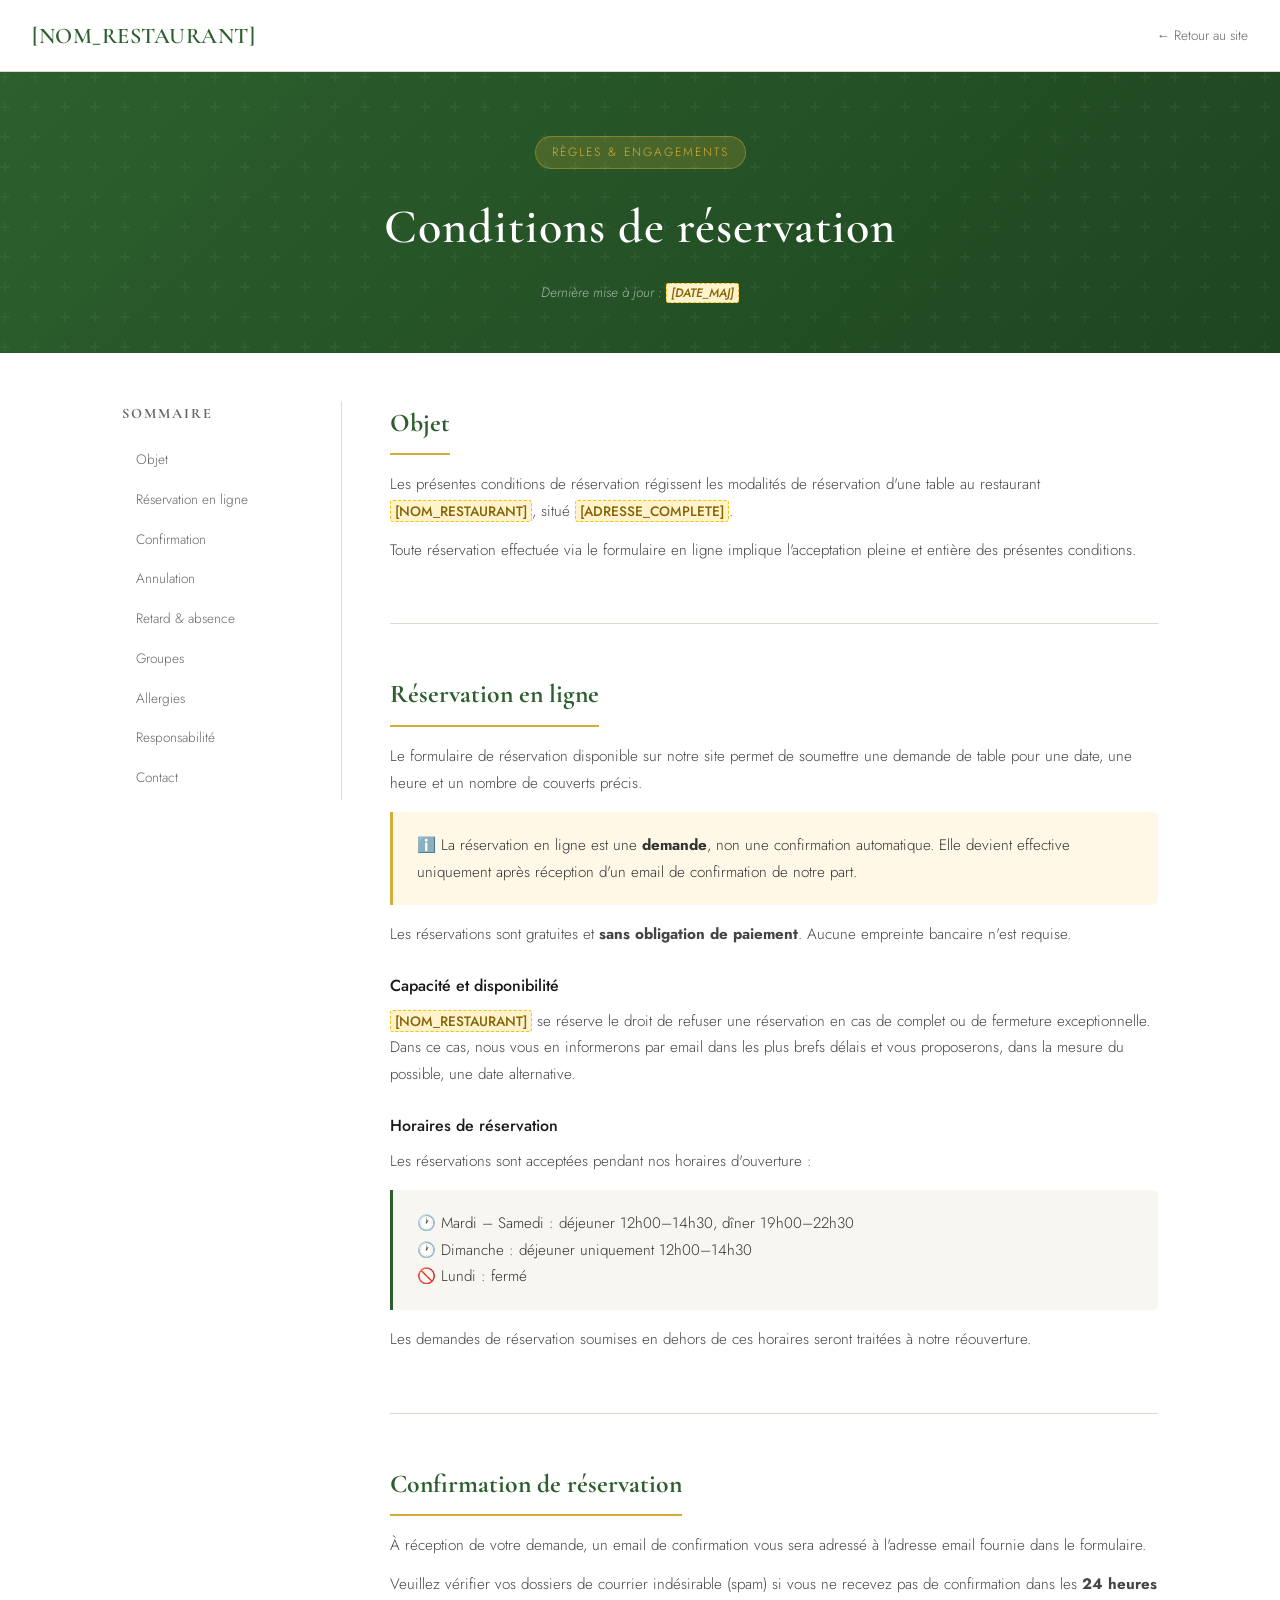
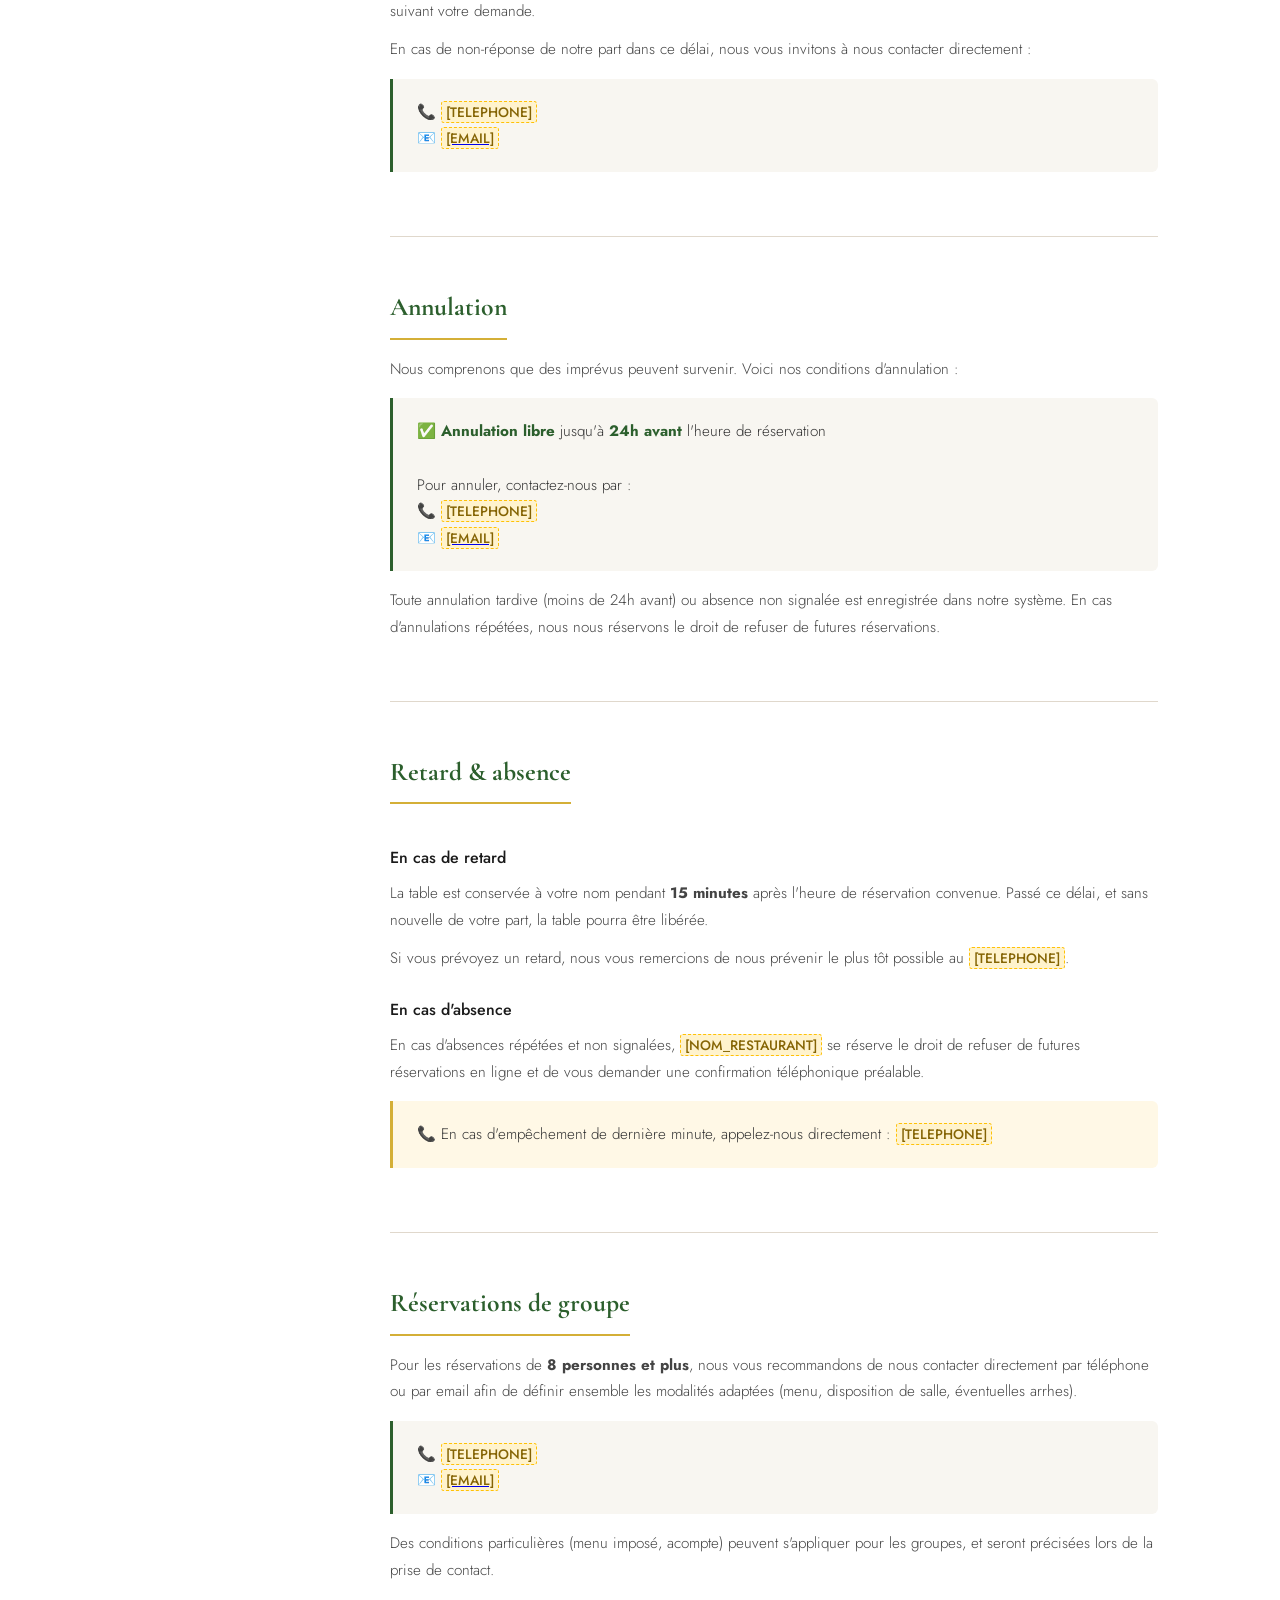
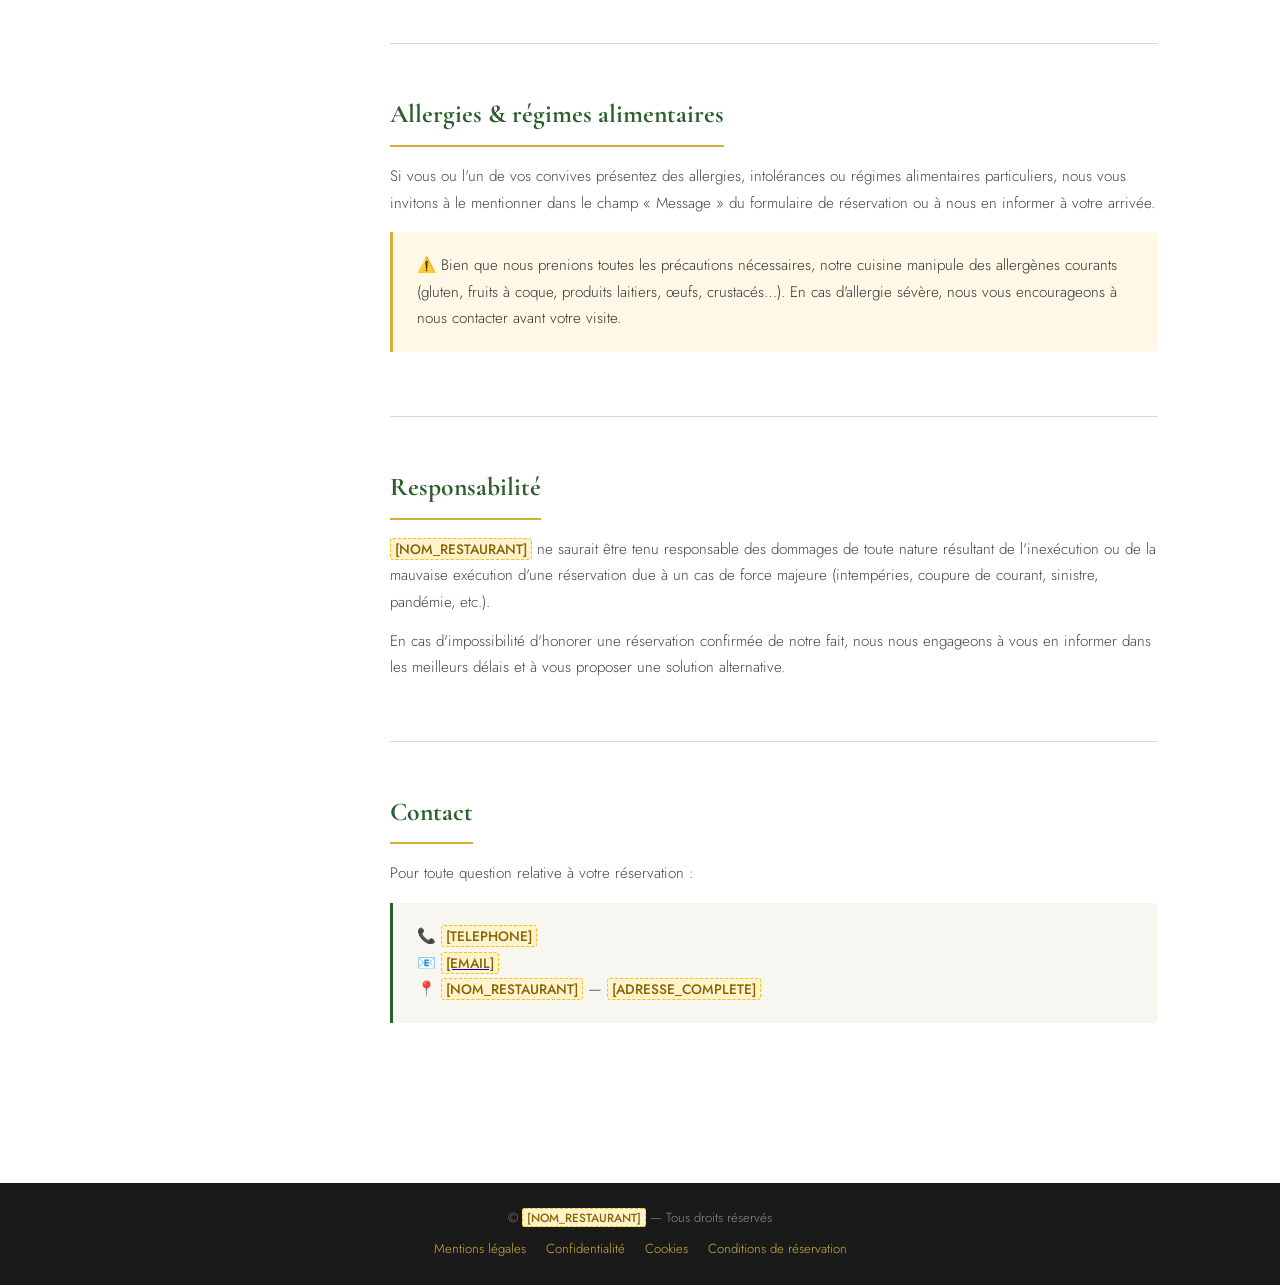
<file: conditions-reservation.html>
<!DOCTYPE html>
<html lang="fr">
<head>
    <meta charset="UTF-8">
    <meta name="viewport" content="width=device-width, initial-scale=1.0">
    <meta name="robots" content="noindex, follow">
    <title>Conditions de réservation — [NOM_RESTAURANT]</title>
    <style>
/* ═══════════════════════════════════════════════════
   LEGAL.CSS — Styles partagés pour les pages légales
   Cohérent avec le thème Le Jardin des Saveurs
   ═══════════════════════════════════════════════════ */

@import url('https://fonts.googleapis.com/css2?family=Cormorant+Garamond:ital,wght@0,400;0,600;1,400&family=Jost:wght@300;400;500&display=swap');

:root {
    --primary:   #2c5f2d;
    --accent:    #d4af37;
    --light:     #f8f6f1;
    --dark:      #1a1a1a;
    --text:      #333;
    --muted:     #666;
    --border:    #e0d8cc;
    --white:     #ffffff;
}

*, *::before, *::after { margin: 0; padding: 0; box-sizing: border-box; }

html { scroll-behavior: smooth; }

body {
    font-family: 'Jost', sans-serif;
    font-weight: 300;
    color: var(--text);
    background: var(--white);
    line-height: 1.75;
}

/* ── NAVBAR ── */
.legal-nav {
    position: sticky;
    top: 0;
    background: rgba(255,255,255,0.97);
    backdrop-filter: blur(12px);
    border-bottom: 1px solid var(--border);
    z-index: 100;
    padding: 1rem 2rem;
    display: flex;
    align-items: center;
    justify-content: space-between;
}

.legal-nav .logo {
    font-family: 'Cormorant Garamond', serif;
    font-size: 1.4rem;
    color: var(--primary);
    font-weight: 600;
    text-decoration: none;
    letter-spacing: 0.5px;
}

.legal-nav .back-link {
    font-size: 0.85rem;
    color: var(--muted);
    text-decoration: none;
    display: flex;
    align-items: center;
    gap: 0.4rem;
    transition: color 0.2s;
}

.legal-nav .back-link:hover { color: var(--primary); }

/* ── HERO BAND ── */
.legal-hero {
    background: linear-gradient(135deg, var(--primary) 0%, #1e4620 100%);
    color: var(--white);
    padding: 4rem 2rem 3rem;
    text-align: center;
    position: relative;
    overflow: hidden;
}

.legal-hero::before {
    content: '';
    position: absolute;
    inset: 0;
    background: url("data:image/svg+xml,%3Csvg width='60' height='60' viewBox='0 0 60 60' xmlns='http://www.w3.org/2000/svg'%3E%3Cg fill='none' fill-rule='evenodd'%3E%3Cg fill='%23ffffff' fill-opacity='0.04'%3E%3Cpath d='M36 34v-4h-2v4h-4v2h4v4h2v-4h4v-2h-4zm0-30V0h-2v4h-4v2h4v4h2V6h4V4h-4zM6 34v-4H4v4H0v2h4v4h2v-4h4v-2H6zM6 4V0H4v4H0v2h4v4h2V6h4V4H6z'/%3E%3C/g%3E%3C/g%3E%3C/svg%3E");
}

.legal-hero .badge {
    display: inline-block;
    background: rgba(212,175,55,0.2);
    border: 1px solid rgba(212,175,55,0.4);
    color: var(--accent);
    font-size: 0.75rem;
    letter-spacing: 2px;
    text-transform: uppercase;
    padding: 0.3rem 1rem;
    border-radius: 20px;
    margin-bottom: 1rem;
}

.legal-hero h1 {
    font-family: 'Cormorant Garamond', serif;
    font-size: clamp(2rem, 5vw, 3rem);
    font-weight: 600;
    letter-spacing: 1px;
    margin-bottom: 0.75rem;
}

.legal-hero .update-date {
    font-size: 0.85rem;
    color: rgba(255,255,255,0.6);
    font-style: italic;
}

/* ── LAYOUT ── */
.legal-layout {
    display: grid;
    grid-template-columns: 220px 1fr;
    gap: 0;
    max-width: 1100px;
    margin: 0 auto;
    padding: 3rem 2rem;
    align-items: start;
}

/* ── SIDEBAR SOMMAIRE ── */
.legal-sidebar {
    position: sticky;
    top: 80px;
    padding-right: 2rem;
    border-right: 1px solid var(--border);
}

.legal-sidebar h3 {
    font-family: 'Cormorant Garamond', serif;
    font-size: 0.9rem;
    text-transform: uppercase;
    letter-spacing: 2px;
    color: var(--muted);
    margin-bottom: 1rem;
}

.legal-sidebar nav a {
    display: block;
    font-size: 0.85rem;
    color: var(--muted);
    text-decoration: none;
    padding: 0.4rem 0 0.4rem 0.75rem;
    border-left: 2px solid transparent;
    transition: all 0.2s;
    margin-bottom: 0.2rem;
}

.legal-sidebar nav a:hover,
.legal-sidebar nav a.active {
    color: var(--primary);
    border-left-color: var(--primary);
}

/* ── CONTENT ── */
.legal-content {
    padding-left: 3rem;
}

.legal-section {
    margin-bottom: 3rem;
    padding-bottom: 3rem;
    border-bottom: 1px solid var(--border);
    animation: fadeUp 0.4s ease both;
}

.legal-section:last-child {
    border-bottom: none;
}

@keyframes fadeUp {
    from { opacity: 0; transform: translateY(12px); }
    to   { opacity: 1; transform: translateY(0); }
}

.legal-section h2 {
    font-family: 'Cormorant Garamond', serif;
    font-size: 1.6rem;
    color: var(--primary);
    margin-bottom: 1rem;
    padding-bottom: 0.5rem;
    border-bottom: 2px solid var(--accent);
    display: inline-block;
}

.legal-section h3 {
    font-family: 'Jost', sans-serif;
    font-weight: 500;
    font-size: 1rem;
    color: var(--dark);
    margin: 1.5rem 0 0.5rem;
}

.legal-section p {
    color: #444;
    margin-bottom: 0.75rem;
    font-size: 0.95rem;
}

.legal-section ul, .legal-section ol {
    padding-left: 1.5rem;
    margin-bottom: 0.75rem;
}

.legal-section li {
    font-size: 0.95rem;
    color: #444;
    margin-bottom: 0.3rem;
}

/* Info card */
.info-card {
    background: var(--light);
    border-left: 3px solid var(--primary);
    border-radius: 0 6px 6px 0;
    padding: 1.25rem 1.5rem;
    margin: 1rem 0;
    font-size: 0.95rem;
}

.info-card strong { color: var(--primary); }

/* Warning card */
.warn-card {
    background: #fff8e6;
    border-left: 3px solid var(--accent);
    border-radius: 0 6px 6px 0;
    padding: 1.25rem 1.5rem;
    margin: 1rem 0;
    font-size: 0.95rem;
}

/* Placeholder tag */
.placeholder {
    background: #fff3cd;
    color: #856404;
    border: 1px dashed #ffc107;
    border-radius: 3px;
    padding: 0 4px;
    font-weight: 500;
    font-size: 0.9em;
}

/* ── FOOTER LEGAL ── */
.legal-footer-bar {
    background: var(--dark);
    color: rgba(255,255,255,0.5);
    text-align: center;
    padding: 1.5rem 2rem;
    font-size: 0.82rem;
}

.legal-footer-bar a {
    color: var(--accent);
    text-decoration: none;
    margin: 0 0.5rem;
}

.legal-footer-bar a:hover { text-decoration: underline; }

/* ── RESPONSIVE ── */
@media (max-width: 768px) {
    .legal-layout {
        grid-template-columns: 1fr;
        padding: 2rem 1rem;
    }
    .legal-sidebar {
        position: static;
        border-right: none;
        border-bottom: 1px solid var(--border);
        padding-right: 0;
        padding-bottom: 1.5rem;
        margin-bottom: 2rem;
    }
    .legal-content { padding-left: 0; }
    .legal-sidebar nav { display: flex; flex-wrap: wrap; gap: 0.5rem; }
    .legal-sidebar nav a { border-left: none; border-bottom: 2px solid transparent; padding: 0.3rem 0.6rem; }
    .legal-sidebar nav a:hover, .legal-sidebar nav a.active { border-left-color: transparent; border-bottom-color: var(--primary); }
}

/* ══════════════════════════════════════════════════════
   COOKIE BANNER
   ══════════════════════════════════════════════════════ */
#cookie-banner {
    position: fixed;
    bottom: 0;
    left: 0;
    right: 0;
    z-index: 9999;
    background: rgba(26,26,26,0.97);
    backdrop-filter: blur(8px);
    color: #fff;
    padding: 1.25rem 2rem;
    display: flex;
    align-items: center;
    justify-content: space-between;
    gap: 1.5rem;
    flex-wrap: wrap;
    border-top: 2px solid var(--primary);
    transform: translateY(100%);
    transition: transform 0.4s cubic-bezier(0.34, 1.56, 0.64, 1);
    box-shadow: 0 -4px 30px rgba(0,0,0,0.4);
}

#cookie-banner.visible { transform: translateY(0); }

#cookie-banner .cookie-text {
    flex: 1;
    min-width: 250px;
    font-size: 0.88rem;
    line-height: 1.6;
    color: rgba(255,255,255,0.85);
}

#cookie-banner .cookie-text strong {
    color: #fff;
    font-weight: 500;
}

#cookie-banner .cookie-text a {
    color: var(--accent);
    text-decoration: none;
}

#cookie-banner .cookie-text a:hover { text-decoration: underline; }

#cookie-banner .cookie-actions {
    display: flex;
    gap: 0.75rem;
    flex-shrink: 0;
}

.cookie-btn {
    padding: 0.6rem 1.5rem;
    border-radius: 4px;
    font-family: 'Jost', sans-serif;
    font-size: 0.85rem;
    font-weight: 500;
    cursor: pointer;
    border: none;
    transition: all 0.2s;
    letter-spacing: 0.5px;
}

.cookie-btn-accept {
    background: var(--primary);
    color: #fff;
}

.cookie-btn-accept:hover { background: #3a7a3b; transform: translateY(-1px); }

.cookie-btn-refuse {
    background: transparent;
    color: rgba(255,255,255,0.7);
    border: 1px solid rgba(255,255,255,0.25);
}

.cookie-btn-refuse:hover { background: rgba(255,255,255,0.08); color: #fff; }

/* ── FOOTER LINKS in index.html (patch) ── */
.footer-legal-links {
    display: flex;
    flex-wrap: wrap;
    gap: 0.5rem 1.5rem;
    margin-top: 0.5rem;
}

.footer-legal-links a {
    font-size: 0.82rem;
    color: rgba(255,255,255,0.45);
    text-decoration: none;
    transition: color 0.2s;
}

.footer-legal-links a:hover { color: var(--accent); }
    </style>
</head>
<body>


<!-- ── NAVBAR ── -->
<header class="legal-nav">
    <a href="/" class="logo">[NOM_RESTAURANT]</a>
    <a href="/" class="back-link">← Retour au site</a>
</header>

<!-- ── HERO ── -->
<div class="legal-hero">
    <div class="badge">Règles & engagements</div>
    <h1>Conditions de réservation</h1>
    <p class="update-date">Dernière mise à jour : <span class="placeholder">[DATE_MAJ]</span></p>
</div>

<!-- ── LAYOUT ── -->
<div class="legal-layout">

    <!-- Sommaire -->
    <aside class="legal-sidebar">
        <h3>Sommaire</h3>
        <nav>
            <a href="#objet">Objet</a>
            <a href="#reservation">Réservation en ligne</a>
            <a href="#confirmation">Confirmation</a>
            <a href="#annulation">Annulation</a>
            <a href="#retard">Retard & absence</a>
            <a href="#groupes">Groupes</a>
            <a href="#allergies">Allergies</a>
            <a href="#responsabilite-res">Responsabilité</a>
            <a href="#contact-res">Contact</a>
        </nav>
    </aside>

    <!-- Contenu -->
    <main class="legal-content">

        <div class="legal-section" id="objet">
            <h2>Objet</h2>
            <p>Les présentes conditions de réservation régissent les modalités de réservation d'une table au restaurant <span class="placeholder">[NOM_RESTAURANT]</span>, situé <span class="placeholder">[ADRESSE_COMPLETE]</span>.</p>
            <p>Toute réservation effectuée via le formulaire en ligne implique l'acceptation pleine et entière des présentes conditions.</p>
        </div>

        <div class="legal-section" id="reservation">
            <h2>Réservation en ligne</h2>
            <p>Le formulaire de réservation disponible sur notre site permet de soumettre une demande de table pour une date, une heure et un nombre de couverts précis.</p>

            <div class="warn-card">
                ℹ️ La réservation en ligne est une <strong>demande</strong>, non une confirmation automatique. Elle devient effective uniquement après réception d'un email de confirmation de notre part.
            </div>

            <p>Les réservations sont gratuites et <strong>sans obligation de paiement</strong>. Aucune empreinte bancaire n'est requise.</p>

            <h3>Capacité et disponibilité</h3>
            <p><span class="placeholder">[NOM_RESTAURANT]</span> se réserve le droit de refuser une réservation en cas de complet ou de fermeture exceptionnelle. Dans ce cas, nous vous en informerons par email dans les plus brefs délais et vous proposerons, dans la mesure du possible, une date alternative.</p>

            <h3>Horaires de réservation</h3>
            <p>Les réservations sont acceptées pendant nos horaires d'ouverture :</p>
            <div class="info-card">
                🕐 Mardi – Samedi : déjeuner 12h00–14h30, dîner 19h00–22h30<br>
                🕐 Dimanche : déjeuner uniquement 12h00–14h30<br>
                🚫 Lundi : fermé
            </div>
            <p>Les demandes de réservation soumises en dehors de ces horaires seront traitées à notre réouverture.</p>
        </div>

        <div class="legal-section" id="confirmation">
            <h2>Confirmation de réservation</h2>
            <p>À réception de votre demande, un email de confirmation vous sera adressé à l'adresse email fournie dans le formulaire.</p>
            <p>Veuillez vérifier vos dossiers de courrier indésirable (spam) si vous ne recevez pas de confirmation dans les <strong>24 heures</strong> suivant votre demande.</p>
            <p>En cas de non-réponse de notre part dans ce délai, nous vous invitons à nous contacter directement :</p>
            <div class="info-card">
                📞 <span class="placeholder">[TELEPHONE]</span><br>
                📧 <a href="/cdn-cgi/l/email-protection#0e554b434f474253"><span class="placeholder">[EMAIL]</span></a>
            </div>
        </div>

        <div class="legal-section" id="annulation">
            <h2>Annulation</h2>
            <p>Nous comprenons que des imprévus peuvent survenir. Voici nos conditions d'annulation :</p>

            <div class="info-card">
                ✅ <strong>Annulation libre</strong> jusqu'à <strong>24h avant</strong> l'heure de réservation<br><br>
                Pour annuler, contactez-nous par :<br>
                📞 <span class="placeholder">[TELEPHONE]</span><br>
                📧 <a href="/cdn-cgi/l/email-protection#1b405e565a525746"><span class="placeholder">[EMAIL]</span></a>
            </div>

            <p>Toute annulation tardive (moins de 24h avant) ou absence non signalée est enregistrée dans notre système. En cas d'annulations répétées, nous nous réservons le droit de refuser de futures réservations.</p>
        </div>

        <div class="legal-section" id="retard">
            <h2>Retard & absence</h2>

            <h3>En cas de retard</h3>
            <p>La table est conservée à votre nom pendant <strong>15 minutes</strong> après l'heure de réservation convenue. Passé ce délai, et sans nouvelle de votre part, la table pourra être libérée.</p>
            <p>Si vous prévoyez un retard, nous vous remercions de nous prévenir le plus tôt possible au <span class="placeholder">[TELEPHONE]</span>.</p>

            <h3>En cas d'absence</h3>
            <p>En cas d'absences répétées et non signalées, <span class="placeholder">[NOM_RESTAURANT]</span> se réserve le droit de refuser de futures réservations en ligne et de vous demander une confirmation téléphonique préalable.</p>

            <div class="warn-card">
                📞 En cas d'empêchement de dernière minute, appelez-nous directement : <strong><span class="placeholder">[TELEPHONE]</span></strong>
            </div>
        </div>

        <div class="legal-section" id="groupes">
            <h2>Réservations de groupe</h2>
            <p>Pour les réservations de <strong>8 personnes et plus</strong>, nous vous recommandons de nous contacter directement par téléphone ou par email afin de définir ensemble les modalités adaptées (menu, disposition de salle, éventuelles arrhes).</p>
            <div class="info-card">
                📞 <span class="placeholder">[TELEPHONE]</span><br>
                📧 <a href="/cdn-cgi/l/email-protection#045f4149454d4859"><span class="placeholder">[EMAIL]</span></a>
            </div>
            <p>Des conditions particulières (menu imposé, acompte) peuvent s'appliquer pour les groupes, et seront précisées lors de la prise de contact.</p>
        </div>

        <div class="legal-section" id="allergies">
            <h2>Allergies & régimes alimentaires</h2>
            <p>Si vous ou l'un de vos convives présentez des allergies, intolérances ou régimes alimentaires particuliers, nous vous invitons à le mentionner dans le champ « Message » du formulaire de réservation ou à nous en informer à votre arrivée.</p>
            <div class="warn-card">
                ⚠️ Bien que nous prenions toutes les précautions nécessaires, notre cuisine manipule des allergènes courants (gluten, fruits à coque, produits laitiers, œufs, crustacés…). En cas d'allergie sévère, nous vous encourageons à nous contacter avant votre visite.
            </div>
        </div>

        <div class="legal-section" id="responsabilite-res">
            <h2>Responsabilité</h2>
            <p><span class="placeholder">[NOM_RESTAURANT]</span> ne saurait être tenu responsable des dommages de toute nature résultant de l'inexécution ou de la mauvaise exécution d'une réservation due à un cas de force majeure (intempéries, coupure de courant, sinistre, pandémie, etc.).</p>
            <p>En cas d'impossibilité d'honorer une réservation confirmée de notre fait, nous nous engageons à vous en informer dans les meilleurs délais et à vous proposer une solution alternative.</p>
        </div>

        <div class="legal-section" id="contact-res">
            <h2>Contact</h2>
            <p>Pour toute question relative à votre réservation :</p>
            <div class="info-card">
                📞 <span class="placeholder">[TELEPHONE]</span><br>
                📧 <a href="/cdn-cgi/l/email-protection#c79c828a868e8b9a"><span class="placeholder">[EMAIL]</span></a><br>
                📍 <span class="placeholder">[NOM_RESTAURANT]</span> — <span class="placeholder">[ADRESSE_COMPLETE]</span>
            </div>
        </div>

    </main>
</div>

<!-- ── FOOTER ── -->
<footer class="legal-footer-bar">
    <div>&copy; <span id="year"></span> <span class="placeholder">[NOM_RESTAURANT]</span> — Tous droits réservés</div>
    <div style="margin-top:0.5rem">
        <a href="/mentions-legales">Mentions légales</a>
        <a href="/confidentialite">Confidentialité</a>
        <a href="/cookies">Cookies</a>
        <a href="/conditions-reservation">Conditions de réservation</a>
    </div>
</footer>

<script>
document.getElementById('year').textContent = new Date().getFullYear();
(function(){
    const links = document.querySelectorAll('.legal-sidebar nav a');
    const observer = new IntersectionObserver(entries => {
        entries.forEach(entry => {
            if (entry.isIntersecting) {
                links.forEach(l => l.classList.remove('active'));
                const active = document.querySelector(`.legal-sidebar nav a[href="#${entry.target.id}"]`);
      
<script>
/**
 * cookie-banner.js
 * Bannière de consentement cookies — RGPD conforme
 * À inclure sur toutes les pages (index.html + pages légales)
 */

(function () {
    'use strict';

    const STORAGE_KEY = 'ljs_cookies_consent'; // ljs = Le Jardin des Saveurs
    const BANNER_ID   = 'cookie-banner';

    /* ── Injection du HTML si pas encore dans le DOM ── */
    function injectBanner() {
        if (document.getElementById(BANNER_ID)) return; // déjà présent

        const banner = document.createElement('div');
        banner.id = BANNER_ID;
        banner.setAttribute('role', 'dialog');
        banner.setAttribute('aria-label', 'Gestion des cookies');
        banner.innerHTML = `
            <div class="cookie-text">
                <strong>🍪 Ce site utilise des cookies</strong><br>
                Nous utilisons des cookies essentiels pour le bon fonctionnement du site.
                En cliquant sur « Accepter », vous consentez également aux cookies d'analyse.
                <a href="/cookies" target="_blank">En savoir plus</a>
            </div>
            <div class="cookie-actions">
                <button class="cookie-btn cookie-btn-refuse" id="cookie-refuse" aria-label="Refuser les cookies non essentiels">Refuser</button>
                <button class="cookie-btn cookie-btn-accept" id="cookie-accept" aria-label="Accepter tous les cookies">Accepter</button>
            </div>`;

        document.body.appendChild(banner);

        // Apparition différée pour laisser la page charger
        requestAnimationFrame(() => {
            setTimeout(() => banner.classList.add('visible'), 300);
        });

        document.getElementById('cookie-accept').addEventListener('click', () => setConsent('accepted'));
        document.getElementById('cookie-refuse').addEventListener('click', () => setConsent('refused'));
    }

    /* ── Sauvegarde du choix ── */
    function setConsent(value) {
        try {
            localStorage.setItem(STORAGE_KEY, value);
        } catch (e) {
            // fallback cookie si localStorage bloqué
            document.cookie = `${STORAGE_KEY}=${value};max-age=31536000;path=/;SameSite=Lax`;
        }
        hideBanner();

        // Si accepté → on peut activer les analytics ici
        if (value === 'accepted') {
            window.dispatchEvent(new CustomEvent('cookiesAccepted'));
        }
    }

    /* ── Lecture du consentement ── */
    function getConsent() {
        try {
            return localStorage.getItem(STORAGE_KEY);
        } catch (e) {
            const match = document.cookie.match(new RegExp('(?:^|; )' + STORAGE_KEY + '=([^;]*)'));
            return match ? decodeURIComponent(match[1]) : null;
        }
    }

    /* ── Masquage ── */
    function hideBanner() {
        const banner = document.getElementById(BANNER_ID);
        if (!banner) return;
        banner.classList.remove('visible');
        setTimeout(() => banner.remove(), 400);
    }

    /* ── Init ── */
    function init() {
        const consent = getConsent();
        if (!consent) {
            injectBanner(); // Pas encore de choix → afficher
        }
        // Si consent existant → ne rien afficher
    }

    // Lancement après chargement du DOM
    if (document.readyState === 'loading') {
        document.addEventListener('DOMContentLoaded', init);
    } else {
        init();
    }

    // Expose pour usage externe si besoin
    window.CookieConsent = { getConsent, setConsent };

})();
</script>
</body>
</html>
</file>
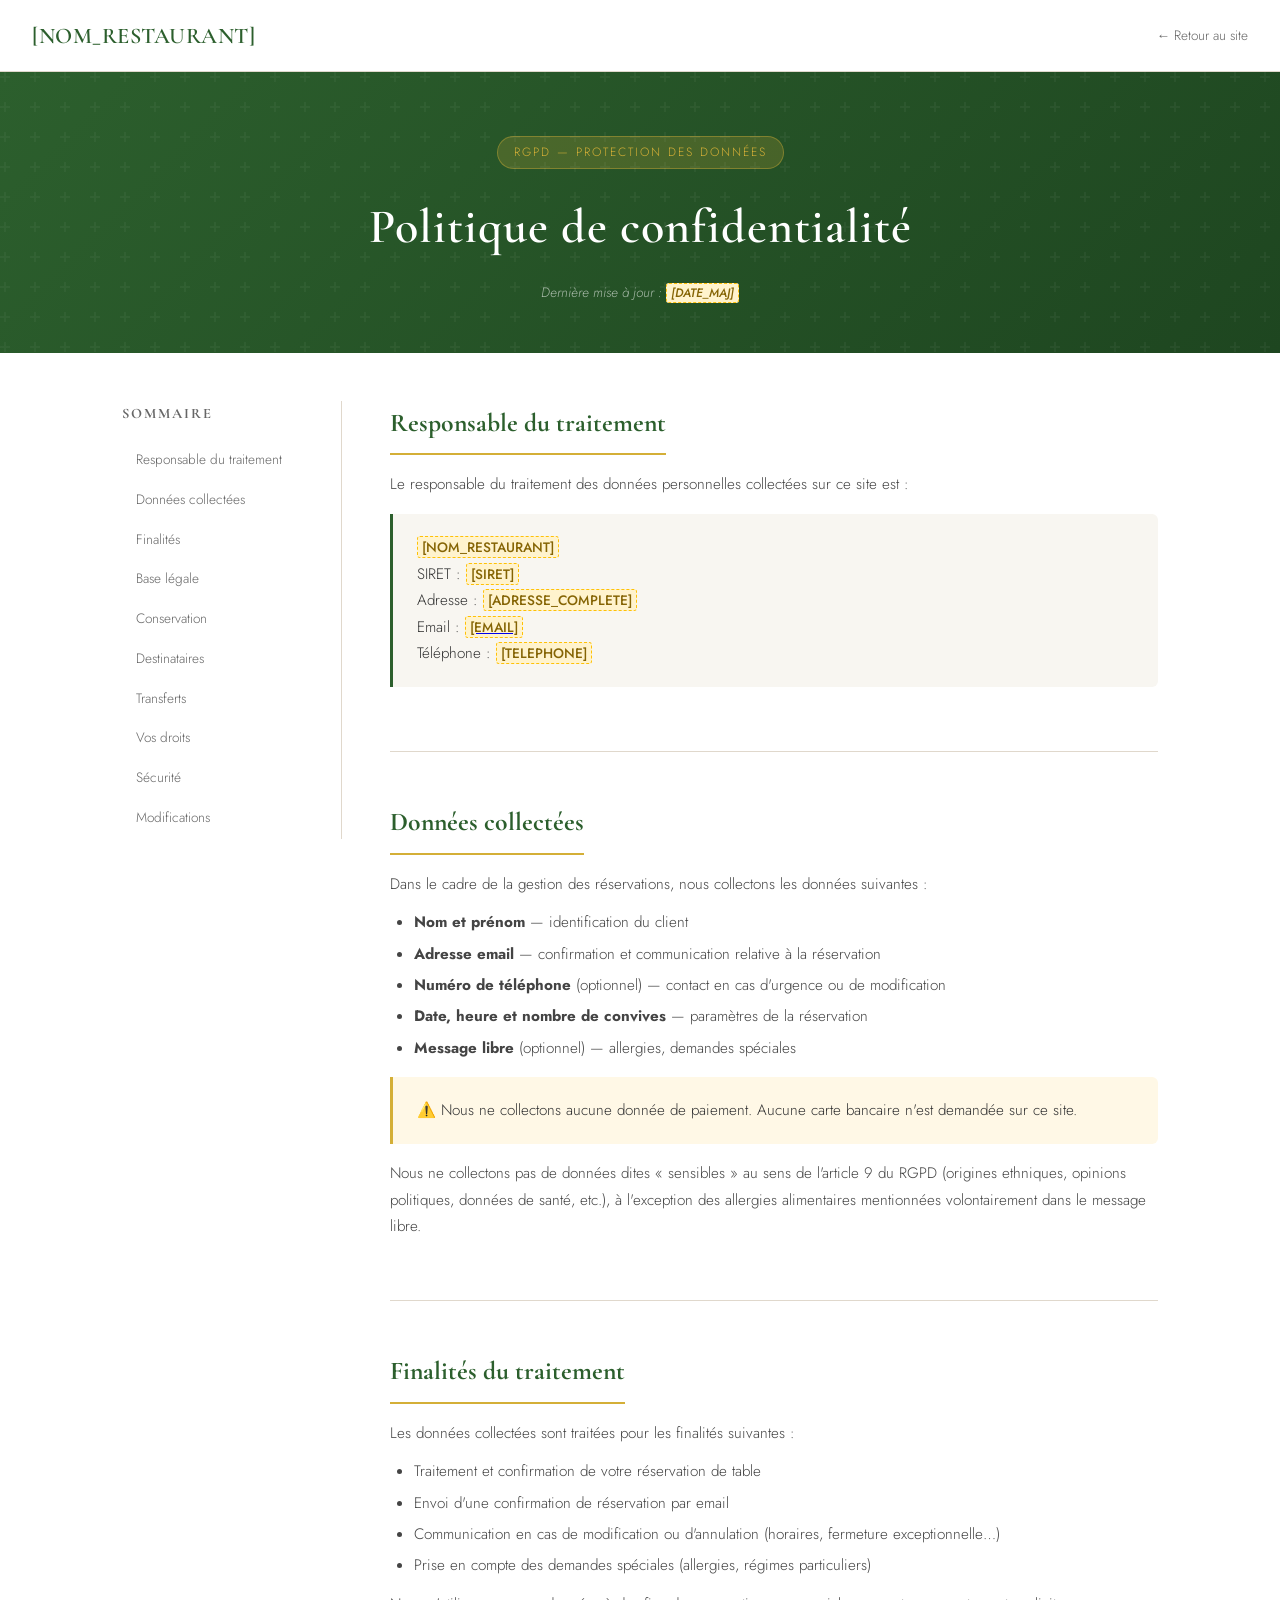
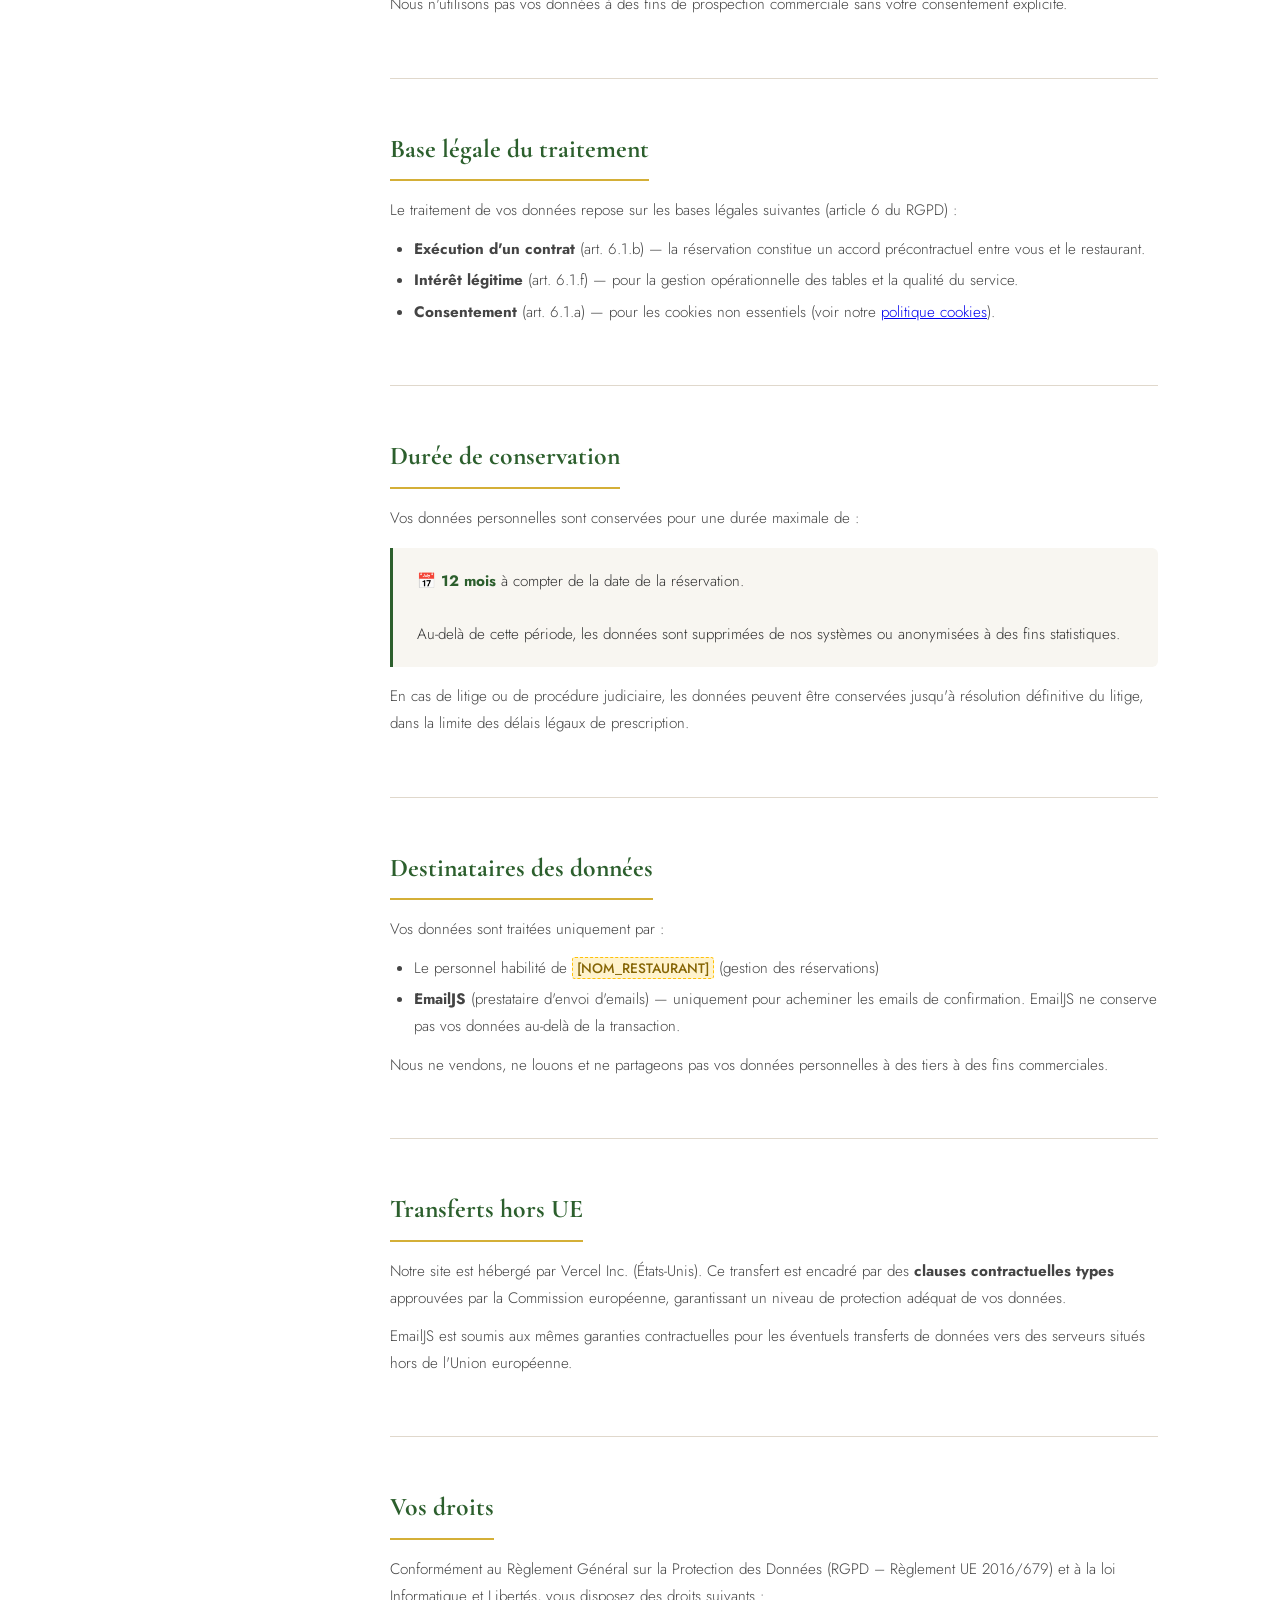
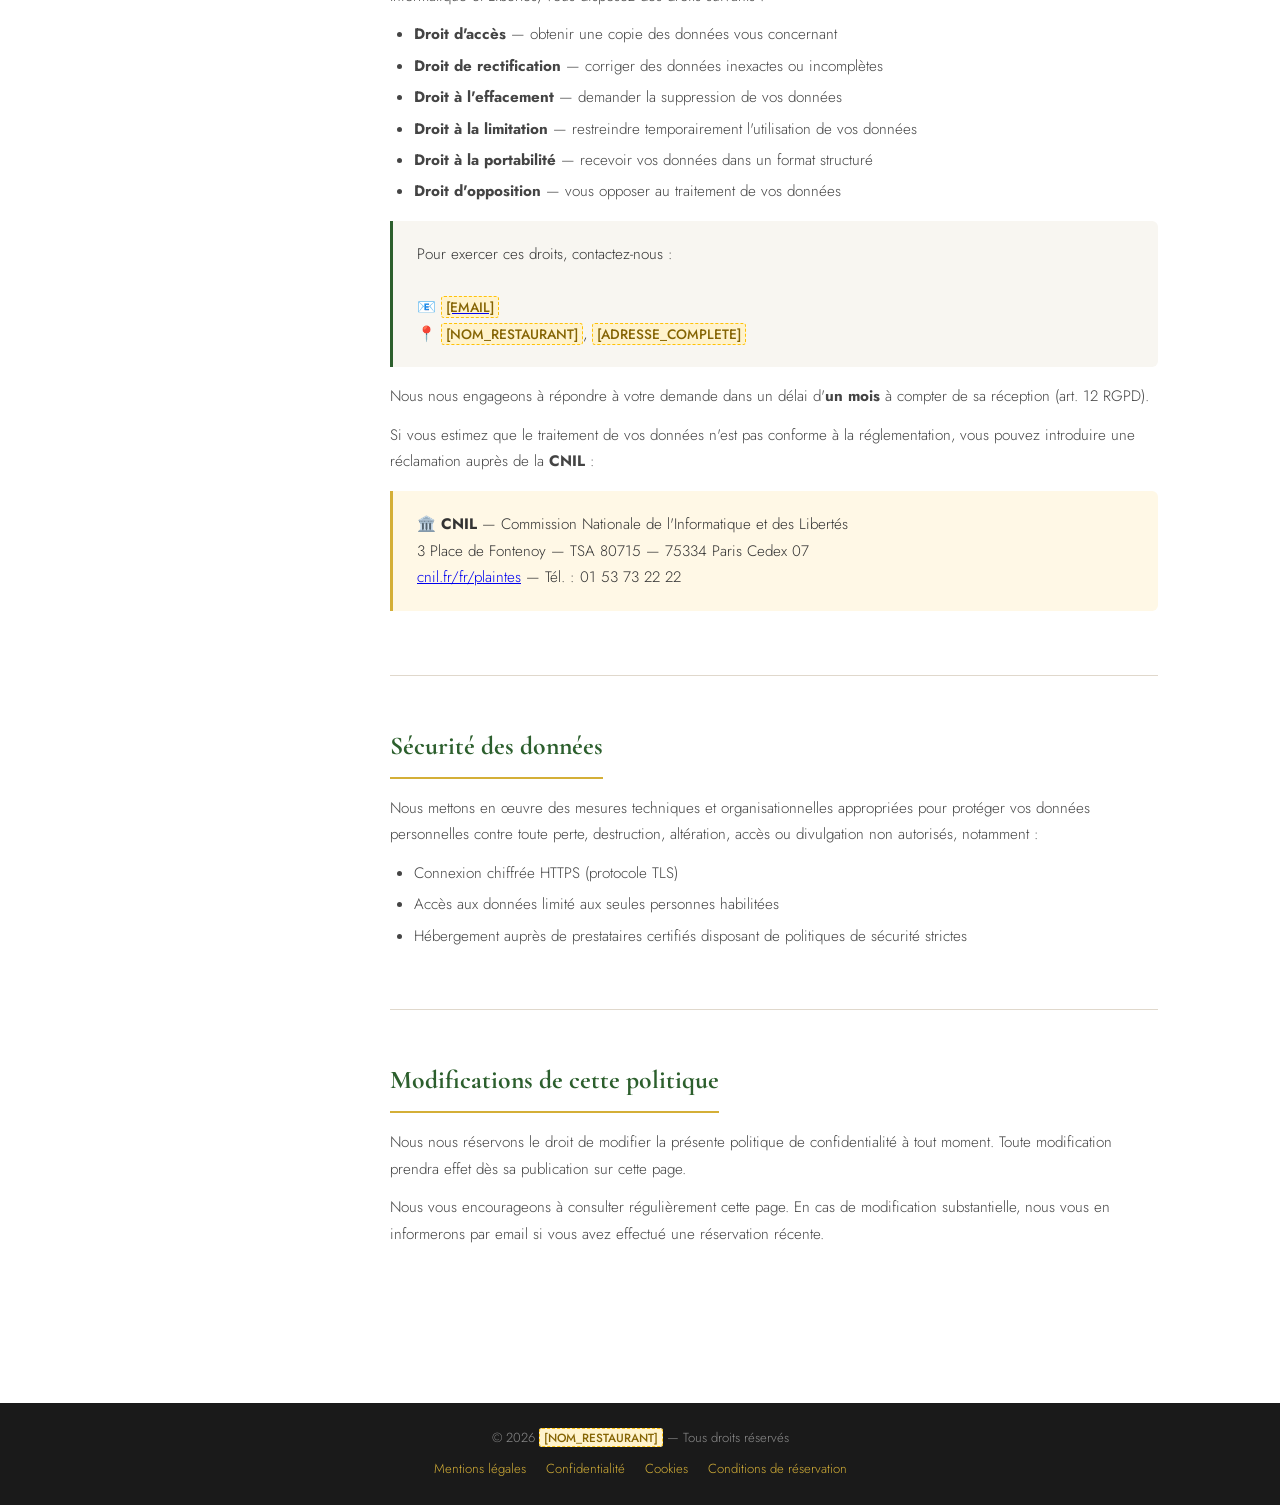
<file: confidentialite.html>
<!DOCTYPE html>
<html lang="fr">
<head>
    <meta charset="UTF-8">
    <meta name="viewport" content="width=device-width, initial-scale=1.0">
    <meta name="robots" content="noindex, follow">
    <title>Politique de confidentialité — [NOM_RESTAURANT]</title>
    <style>
/* ═══════════════════════════════════════════════════
   LEGAL.CSS — Styles partagés pour les pages légales
   Cohérent avec le thème Le Jardin des Saveurs
   ═══════════════════════════════════════════════════ */

@import url('https://fonts.googleapis.com/css2?family=Cormorant+Garamond:ital,wght@0,400;0,600;1,400&family=Jost:wght@300;400;500&display=swap');

:root {
    --primary:   #2c5f2d;
    --accent:    #d4af37;
    --light:     #f8f6f1;
    --dark:      #1a1a1a;
    --text:      #333;
    --muted:     #666;
    --border:    #e0d8cc;
    --white:     #ffffff;
}

*, *::before, *::after { margin: 0; padding: 0; box-sizing: border-box; }

html { scroll-behavior: smooth; }

body {
    font-family: 'Jost', sans-serif;
    font-weight: 300;
    color: var(--text);
    background: var(--white);
    line-height: 1.75;
}

/* ── NAVBAR ── */
.legal-nav {
    position: sticky;
    top: 0;
    background: rgba(255,255,255,0.97);
    backdrop-filter: blur(12px);
    border-bottom: 1px solid var(--border);
    z-index: 100;
    padding: 1rem 2rem;
    display: flex;
    align-items: center;
    justify-content: space-between;
}

.legal-nav .logo {
    font-family: 'Cormorant Garamond', serif;
    font-size: 1.4rem;
    color: var(--primary);
    font-weight: 600;
    text-decoration: none;
    letter-spacing: 0.5px;
}

.legal-nav .back-link {
    font-size: 0.85rem;
    color: var(--muted);
    text-decoration: none;
    display: flex;
    align-items: center;
    gap: 0.4rem;
    transition: color 0.2s;
}

.legal-nav .back-link:hover { color: var(--primary); }

/* ── HERO BAND ── */
.legal-hero {
    background: linear-gradient(135deg, var(--primary) 0%, #1e4620 100%);
    color: var(--white);
    padding: 4rem 2rem 3rem;
    text-align: center;
    position: relative;
    overflow: hidden;
}

.legal-hero::before {
    content: '';
    position: absolute;
    inset: 0;
    background: url("data:image/svg+xml,%3Csvg width='60' height='60' viewBox='0 0 60 60' xmlns='http://www.w3.org/2000/svg'%3E%3Cg fill='none' fill-rule='evenodd'%3E%3Cg fill='%23ffffff' fill-opacity='0.04'%3E%3Cpath d='M36 34v-4h-2v4h-4v2h4v4h2v-4h4v-2h-4zm0-30V0h-2v4h-4v2h4v4h2V6h4V4h-4zM6 34v-4H4v4H0v2h4v4h2v-4h4v-2H6zM6 4V0H4v4H0v2h4v4h2V6h4V4H6z'/%3E%3C/g%3E%3C/g%3E%3C/svg%3E");
}

.legal-hero .badge {
    display: inline-block;
    background: rgba(212,175,55,0.2);
    border: 1px solid rgba(212,175,55,0.4);
    color: var(--accent);
    font-size: 0.75rem;
    letter-spacing: 2px;
    text-transform: uppercase;
    padding: 0.3rem 1rem;
    border-radius: 20px;
    margin-bottom: 1rem;
}

.legal-hero h1 {
    font-family: 'Cormorant Garamond', serif;
    font-size: clamp(2rem, 5vw, 3rem);
    font-weight: 600;
    letter-spacing: 1px;
    margin-bottom: 0.75rem;
}

.legal-hero .update-date {
    font-size: 0.85rem;
    color: rgba(255,255,255,0.6);
    font-style: italic;
}

/* ── LAYOUT ── */
.legal-layout {
    display: grid;
    grid-template-columns: 220px 1fr;
    gap: 0;
    max-width: 1100px;
    margin: 0 auto;
    padding: 3rem 2rem;
    align-items: start;
}

/* ── SIDEBAR SOMMAIRE ── */
.legal-sidebar {
    position: sticky;
    top: 80px;
    padding-right: 2rem;
    border-right: 1px solid var(--border);
}

.legal-sidebar h3 {
    font-family: 'Cormorant Garamond', serif;
    font-size: 0.9rem;
    text-transform: uppercase;
    letter-spacing: 2px;
    color: var(--muted);
    margin-bottom: 1rem;
}

.legal-sidebar nav a {
    display: block;
    font-size: 0.85rem;
    color: var(--muted);
    text-decoration: none;
    padding: 0.4rem 0 0.4rem 0.75rem;
    border-left: 2px solid transparent;
    transition: all 0.2s;
    margin-bottom: 0.2rem;
}

.legal-sidebar nav a:hover,
.legal-sidebar nav a.active {
    color: var(--primary);
    border-left-color: var(--primary);
}

/* ── CONTENT ── */
.legal-content {
    padding-left: 3rem;
}

.legal-section {
    margin-bottom: 3rem;
    padding-bottom: 3rem;
    border-bottom: 1px solid var(--border);
    animation: fadeUp 0.4s ease both;
}

.legal-section:last-child {
    border-bottom: none;
}

@keyframes fadeUp {
    from { opacity: 0; transform: translateY(12px); }
    to   { opacity: 1; transform: translateY(0); }
}

.legal-section h2 {
    font-family: 'Cormorant Garamond', serif;
    font-size: 1.6rem;
    color: var(--primary);
    margin-bottom: 1rem;
    padding-bottom: 0.5rem;
    border-bottom: 2px solid var(--accent);
    display: inline-block;
}

.legal-section h3 {
    font-family: 'Jost', sans-serif;
    font-weight: 500;
    font-size: 1rem;
    color: var(--dark);
    margin: 1.5rem 0 0.5rem;
}

.legal-section p {
    color: #444;
    margin-bottom: 0.75rem;
    font-size: 0.95rem;
}

.legal-section ul, .legal-section ol {
    padding-left: 1.5rem;
    margin-bottom: 0.75rem;
}

.legal-section li {
    font-size: 0.95rem;
    color: #444;
    margin-bottom: 0.3rem;
}

/* Info card */
.info-card {
    background: var(--light);
    border-left: 3px solid var(--primary);
    border-radius: 0 6px 6px 0;
    padding: 1.25rem 1.5rem;
    margin: 1rem 0;
    font-size: 0.95rem;
}

.info-card strong { color: var(--primary); }

/* Warning card */
.warn-card {
    background: #fff8e6;
    border-left: 3px solid var(--accent);
    border-radius: 0 6px 6px 0;
    padding: 1.25rem 1.5rem;
    margin: 1rem 0;
    font-size: 0.95rem;
}

/* Placeholder tag */
.placeholder {
    background: #fff3cd;
    color: #856404;
    border: 1px dashed #ffc107;
    border-radius: 3px;
    padding: 0 4px;
    font-weight: 500;
    font-size: 0.9em;
}

/* ── FOOTER LEGAL ── */
.legal-footer-bar {
    background: var(--dark);
    color: rgba(255,255,255,0.5);
    text-align: center;
    padding: 1.5rem 2rem;
    font-size: 0.82rem;
}

.legal-footer-bar a {
    color: var(--accent);
    text-decoration: none;
    margin: 0 0.5rem;
}

.legal-footer-bar a:hover { text-decoration: underline; }

/* ── RESPONSIVE ── */
@media (max-width: 768px) {
    .legal-layout {
        grid-template-columns: 1fr;
        padding: 2rem 1rem;
    }
    .legal-sidebar {
        position: static;
        border-right: none;
        border-bottom: 1px solid var(--border);
        padding-right: 0;
        padding-bottom: 1.5rem;
        margin-bottom: 2rem;
    }
    .legal-content { padding-left: 0; }
    .legal-sidebar nav { display: flex; flex-wrap: wrap; gap: 0.5rem; }
    .legal-sidebar nav a { border-left: none; border-bottom: 2px solid transparent; padding: 0.3rem 0.6rem; }
    .legal-sidebar nav a:hover, .legal-sidebar nav a.active { border-left-color: transparent; border-bottom-color: var(--primary); }
}

/* ══════════════════════════════════════════════════════
   COOKIE BANNER
   ══════════════════════════════════════════════════════ */
#cookie-banner {
    position: fixed;
    bottom: 0;
    left: 0;
    right: 0;
    z-index: 9999;
    background: rgba(26,26,26,0.97);
    backdrop-filter: blur(8px);
    color: #fff;
    padding: 1.25rem 2rem;
    display: flex;
    align-items: center;
    justify-content: space-between;
    gap: 1.5rem;
    flex-wrap: wrap;
    border-top: 2px solid var(--primary);
    transform: translateY(100%);
    transition: transform 0.4s cubic-bezier(0.34, 1.56, 0.64, 1);
    box-shadow: 0 -4px 30px rgba(0,0,0,0.4);
}

#cookie-banner.visible { transform: translateY(0); }

#cookie-banner .cookie-text {
    flex: 1;
    min-width: 250px;
    font-size: 0.88rem;
    line-height: 1.6;
    color: rgba(255,255,255,0.85);
}

#cookie-banner .cookie-text strong {
    color: #fff;
    font-weight: 500;
}

#cookie-banner .cookie-text a {
    color: var(--accent);
    text-decoration: none;
}

#cookie-banner .cookie-text a:hover { text-decoration: underline; }

#cookie-banner .cookie-actions {
    display: flex;
    gap: 0.75rem;
    flex-shrink: 0;
}

.cookie-btn {
    padding: 0.6rem 1.5rem;
    border-radius: 4px;
    font-family: 'Jost', sans-serif;
    font-size: 0.85rem;
    font-weight: 500;
    cursor: pointer;
    border: none;
    transition: all 0.2s;
    letter-spacing: 0.5px;
}

.cookie-btn-accept {
    background: var(--primary);
    color: #fff;
}

.cookie-btn-accept:hover { background: #3a7a3b; transform: translateY(-1px); }

.cookie-btn-refuse {
    background: transparent;
    color: rgba(255,255,255,0.7);
    border: 1px solid rgba(255,255,255,0.25);
}

.cookie-btn-refuse:hover { background: rgba(255,255,255,0.08); color: #fff; }

/* ── FOOTER LINKS in index.html (patch) ── */
.footer-legal-links {
    display: flex;
    flex-wrap: wrap;
    gap: 0.5rem 1.5rem;
    margin-top: 0.5rem;
}

.footer-legal-links a {
    font-size: 0.82rem;
    color: rgba(255,255,255,0.45);
    text-decoration: none;
    transition: color 0.2s;
}

.footer-legal-links a:hover { color: var(--accent); }
    </style>
</head>
<body>


<!-- ── NAVBAR ── -->
<header class="legal-nav">
    <a href="/" class="logo">[NOM_RESTAURANT]</a>
    <a href="/" class="back-link">← Retour au site</a>
</header>

<!-- ── HERO ── -->
<div class="legal-hero">
    <div class="badge">RGPD — Protection des données</div>
    <h1>Politique de confidentialité</h1>
    <p class="update-date">Dernière mise à jour : <span class="placeholder">[DATE_MAJ]</span></p>
</div>

<!-- ── LAYOUT ── -->
<div class="legal-layout">

    <!-- Sommaire -->
    <aside class="legal-sidebar">
        <h3>Sommaire</h3>
        <nav>
            <a href="#responsable">Responsable du traitement</a>
            <a href="#donnees">Données collectées</a>
            <a href="#finalites">Finalités</a>
            <a href="#base-legale">Base légale</a>
            <a href="#conservation">Conservation</a>
            <a href="#destinataires">Destinataires</a>
            <a href="#transfert">Transferts</a>
            <a href="#droits">Vos droits</a>
            <a href="#securite">Sécurité</a>
            <a href="#modifications">Modifications</a>
        </nav>
    </aside>

    <!-- Contenu -->
    <main class="legal-content">

        <div class="legal-section" id="responsable">
            <h2>Responsable du traitement</h2>
            <p>Le responsable du traitement des données personnelles collectées sur ce site est :</p>
            <div class="info-card">
                <strong><span class="placeholder">[NOM_RESTAURANT]</span></strong><br>
                SIRET : <span class="placeholder">[SIRET]</span><br>
                Adresse : <span class="placeholder">[ADRESSE_COMPLETE]</span><br>
                Email : <a href="/cdn-cgi/l/email-protection#f5aeb0b8b4bcb9a8"><span class="placeholder">[EMAIL]</span></a><br>
                Téléphone : <span class="placeholder">[TELEPHONE]</span>
            </div>
        </div>

        <div class="legal-section" id="donnees">
            <h2>Données collectées</h2>
            <p>Dans le cadre de la gestion des réservations, nous collectons les données suivantes :</p>
            <ul>
                <li><strong>Nom et prénom</strong> — identification du client</li>
                <li><strong>Adresse email</strong> — confirmation et communication relative à la réservation</li>
                <li><strong>Numéro de téléphone</strong> (optionnel) — contact en cas d'urgence ou de modification</li>
                <li><strong>Date, heure et nombre de convives</strong> — paramètres de la réservation</li>
                <li><strong>Message libre</strong> (optionnel) — allergies, demandes spéciales</li>
            </ul>
            <div class="warn-card">
                ⚠️ Nous ne collectons aucune donnée de paiement. Aucune carte bancaire n'est demandée sur ce site.
            </div>
            <p>Nous ne collectons pas de données dites « sensibles » au sens de l'article 9 du RGPD (origines ethniques, opinions politiques, données de santé, etc.), à l'exception des allergies alimentaires mentionnées volontairement dans le message libre.</p>
        </div>

        <div class="legal-section" id="finalites">
            <h2>Finalités du traitement</h2>
            <p>Les données collectées sont traitées pour les finalités suivantes :</p>
            <ul>
                <li>Traitement et confirmation de votre réservation de table</li>
                <li>Envoi d'une confirmation de réservation par email</li>
                <li>Communication en cas de modification ou d'annulation (horaires, fermeture exceptionnelle…)</li>
                <li>Prise en compte des demandes spéciales (allergies, régimes particuliers)</li>
            </ul>
            <p>Nous n'utilisons pas vos données à des fins de prospection commerciale sans votre consentement explicite.</p>
        </div>

        <div class="legal-section" id="base-legale">
            <h2>Base légale du traitement</h2>
            <p>Le traitement de vos données repose sur les bases légales suivantes (article 6 du RGPD) :</p>
            <ul>
                <li><strong>Exécution d'un contrat</strong> (art. 6.1.b) — la réservation constitue un accord précontractuel entre vous et le restaurant.</li>
                <li><strong>Intérêt légitime</strong> (art. 6.1.f) — pour la gestion opérationnelle des tables et la qualité du service.</li>
                <li><strong>Consentement</strong> (art. 6.1.a) — pour les cookies non essentiels (voir notre <a href="/cookies">politique cookies</a>).</li>
            </ul>
        </div>

        <div class="legal-section" id="conservation">
            <h2>Durée de conservation</h2>
            <p>Vos données personnelles sont conservées pour une durée maximale de :</p>
            <div class="info-card">
                📅 <strong>12 mois</strong> à compter de la date de la réservation.<br><br>
                Au-delà de cette période, les données sont supprimées de nos systèmes ou anonymisées à des fins statistiques.
            </div>
            <p>En cas de litige ou de procédure judiciaire, les données peuvent être conservées jusqu'à résolution définitive du litige, dans la limite des délais légaux de prescription.</p>
        </div>

        <div class="legal-section" id="destinataires">
            <h2>Destinataires des données</h2>
            <p>Vos données sont traitées uniquement par :</p>
            <ul>
                <li>Le personnel habilité de <span class="placeholder">[NOM_RESTAURANT]</span> (gestion des réservations)</li>
                <li><strong>EmailJS</strong> (prestataire d'envoi d'emails) — uniquement pour acheminer les emails de confirmation. EmailJS ne conserve pas vos données au-delà de la transaction.</li>
            </ul>
            <p>Nous ne vendons, ne louons et ne partageons pas vos données personnelles à des tiers à des fins commerciales.</p>
        </div>

        <div class="legal-section" id="transfert">
            <h2>Transferts hors UE</h2>
            <p>Notre site est hébergé par Vercel Inc. (États-Unis). Ce transfert est encadré par des <strong>clauses contractuelles types</strong> approuvées par la Commission européenne, garantissant un niveau de protection adéquat de vos données.</p>
            <p>EmailJS est soumis aux mêmes garanties contractuelles pour les éventuels transferts de données vers des serveurs situés hors de l'Union européenne.</p>
        </div>

        <div class="legal-section" id="droits">
            <h2>Vos droits</h2>
            <p>Conformément au Règlement Général sur la Protection des Données (RGPD – Règlement UE 2016/679) et à la loi Informatique et Libertés, vous disposez des droits suivants :</p>
            <ul>
                <li><strong>Droit d'accès</strong> — obtenir une copie des données vous concernant</li>
                <li><strong>Droit de rectification</strong> — corriger des données inexactes ou incomplètes</li>
                <li><strong>Droit à l'effacement</strong> — demander la suppression de vos données</li>
                <li><strong>Droit à la limitation</strong> — restreindre temporairement l'utilisation de vos données</li>
                <li><strong>Droit à la portabilité</strong> — recevoir vos données dans un format structuré</li>
                <li><strong>Droit d'opposition</strong> — vous opposer au traitement de vos données</li>
            </ul>
            <div class="info-card">
                Pour exercer ces droits, contactez-nous :<br><br>
                📧 <a href="/cdn-cgi/l/email-protection#247f6169656d6879"><span class="placeholder">[EMAIL]</span></a><br>
                📍 <span class="placeholder">[NOM_RESTAURANT]</span>, <span class="placeholder">[ADRESSE_COMPLETE]</span>
            </div>
            <p>Nous nous engageons à répondre à votre demande dans un délai d'<strong>un mois</strong> à compter de sa réception (art. 12 RGPD).</p>
            <p>Si vous estimez que le traitement de vos données n'est pas conforme à la réglementation, vous pouvez introduire une réclamation auprès de la <strong>CNIL</strong> :</p>
            <div class="warn-card">
                🏛️ <strong>CNIL</strong> — Commission Nationale de l'Informatique et des Libertés<br>
                3 Place de Fontenoy — TSA 80715 — 75334 Paris Cedex 07<br>
                <a href="https://www.cnil.fr/fr/plaintes" target="_blank" rel="noopener">cnil.fr/fr/plaintes</a> — Tél. : 01 53 73 22 22
            </div>
        </div>

        <div class="legal-section" id="securite">
            <h2>Sécurité des données</h2>
            <p>Nous mettons en œuvre des mesures techniques et organisationnelles appropriées pour protéger vos données personnelles contre toute perte, destruction, altération, accès ou divulgation non autorisés, notamment :</p>
            <ul>
                <li>Connexion chiffrée HTTPS (protocole TLS)</li>
                <li>Accès aux données limité aux seules personnes habilitées</li>
                <li>Hébergement auprès de prestataires certifiés disposant de politiques de sécurité strictes</li>
            </ul>
        </div>

        <div class="legal-section" id="modifications">
            <h2>Modifications de cette politique</h2>
            <p>Nous nous réservons le droit de modifier la présente politique de confidentialité à tout moment. Toute modification prendra effet dès sa publication sur cette page.</p>
            <p>Nous vous encourageons à consulter régulièrement cette page. En cas de modification substantielle, nous vous en informerons par email si vous avez effectué une réservation récente.</p>
        </div>

    </main>
</div>

<!-- ── FOOTER ── -->
<footer class="legal-footer-bar">
    <div>
        &copy; <span id="year"></span> <span class="placeholder">[NOM_RESTAURANT]</span> — Tous droits réservés
    </div>
    <div style="margin-top:0.5rem">
        <a href="/mentions-legales">Mentions légales</a>
        <a href="/confidentialite">Confidentialité</a>
        <a href="/cookies">Cookies</a>
        <a href="/conditions-reservation">Conditions de réservation</a>
    </div>
</footer>

<script>document.getElementById('year').textContent = new Date().getFullYear();</script>
<script>
(function(){
    const links = document.querySelectorAll('.legal-sidebar nav a');
    const observer = new IntersectionObserver(entries => {
        entries.forEach(entry => {
            if (entry.isIntersecting) {
                links.forEach(l => l.classList.remove('active'));
                const active = document.querySelector(`.legal-sidebar nav a[href="#${entry.target.id}"]`);
                if (active) active.classList.add('active');
      
<script>
/**
 * cookie-banner.js
 * Bannière de consentement cookies — RGPD conforme
 * À inclure sur toutes les pages (index.html + pages légales)
 */

(function () {
    'use strict';

    const STORAGE_KEY = 'ljs_cookies_consent'; // ljs = Le Jardin des Saveurs
    const BANNER_ID   = 'cookie-banner';

    /* ── Injection du HTML si pas encore dans le DOM ── */
    function injectBanner() {
        if (document.getElementById(BANNER_ID)) return; // déjà présent

        const banner = document.createElement('div');
        banner.id = BANNER_ID;
        banner.setAttribute('role', 'dialog');
        banner.setAttribute('aria-label', 'Gestion des cookies');
        banner.innerHTML = `
            <div class="cookie-text">
                <strong>🍪 Ce site utilise des cookies</strong><br>
                Nous utilisons des cookies essentiels pour le bon fonctionnement du site.
                En cliquant sur « Accepter », vous consentez également aux cookies d'analyse.
                <a href="/cookies" target="_blank">En savoir plus</a>
            </div>
            <div class="cookie-actions">
                <button class="cookie-btn cookie-btn-refuse" id="cookie-refuse" aria-label="Refuser les cookies non essentiels">Refuser</button>
                <button class="cookie-btn cookie-btn-accept" id="cookie-accept" aria-label="Accepter tous les cookies">Accepter</button>
            </div>`;

        document.body.appendChild(banner);

        // Apparition différée pour laisser la page charger
        requestAnimationFrame(() => {
            setTimeout(() => banner.classList.add('visible'), 300);
        });

        document.getElementById('cookie-accept').addEventListener('click', () => setConsent('accepted'));
        document.getElementById('cookie-refuse').addEventListener('click', () => setConsent('refused'));
    }

    /* ── Sauvegarde du choix ── */
    function setConsent(value) {
        try {
            localStorage.setItem(STORAGE_KEY, value);
        } catch (e) {
            // fallback cookie si localStorage bloqué
            document.cookie = `${STORAGE_KEY}=${value};max-age=31536000;path=/;SameSite=Lax`;
        }
        hideBanner();

        // Si accepté → on peut activer les analytics ici
        if (value === 'accepted') {
            window.dispatchEvent(new CustomEvent('cookiesAccepted'));
        }
    }

    /* ── Lecture du consentement ── */
    function getConsent() {
        try {
            return localStorage.getItem(STORAGE_KEY);
        } catch (e) {
            const match = document.cookie.match(new RegExp('(?:^|; )' + STORAGE_KEY + '=([^;]*)'));
            return match ? decodeURIComponent(match[1]) : null;
        }
    }

    /* ── Masquage ── */
    function hideBanner() {
        const banner = document.getElementById(BANNER_ID);
        if (!banner) return;
        banner.classList.remove('visible');
        setTimeout(() => banner.remove(), 400);
    }

    /* ── Init ── */
    function init() {
        const consent = getConsent();
        if (!consent) {
            injectBanner(); // Pas encore de choix → afficher
        }
        // Si consent existant → ne rien afficher
    }

    // Lancement après chargement du DOM
    if (document.readyState === 'loading') {
        document.addEventListener('DOMContentLoaded', init);
    } else {
        init();
    }

    // Expose pour usage externe si besoin
    window.CookieConsent = { getConsent, setConsent };

})();
</script>
</body>
</html>
</file>
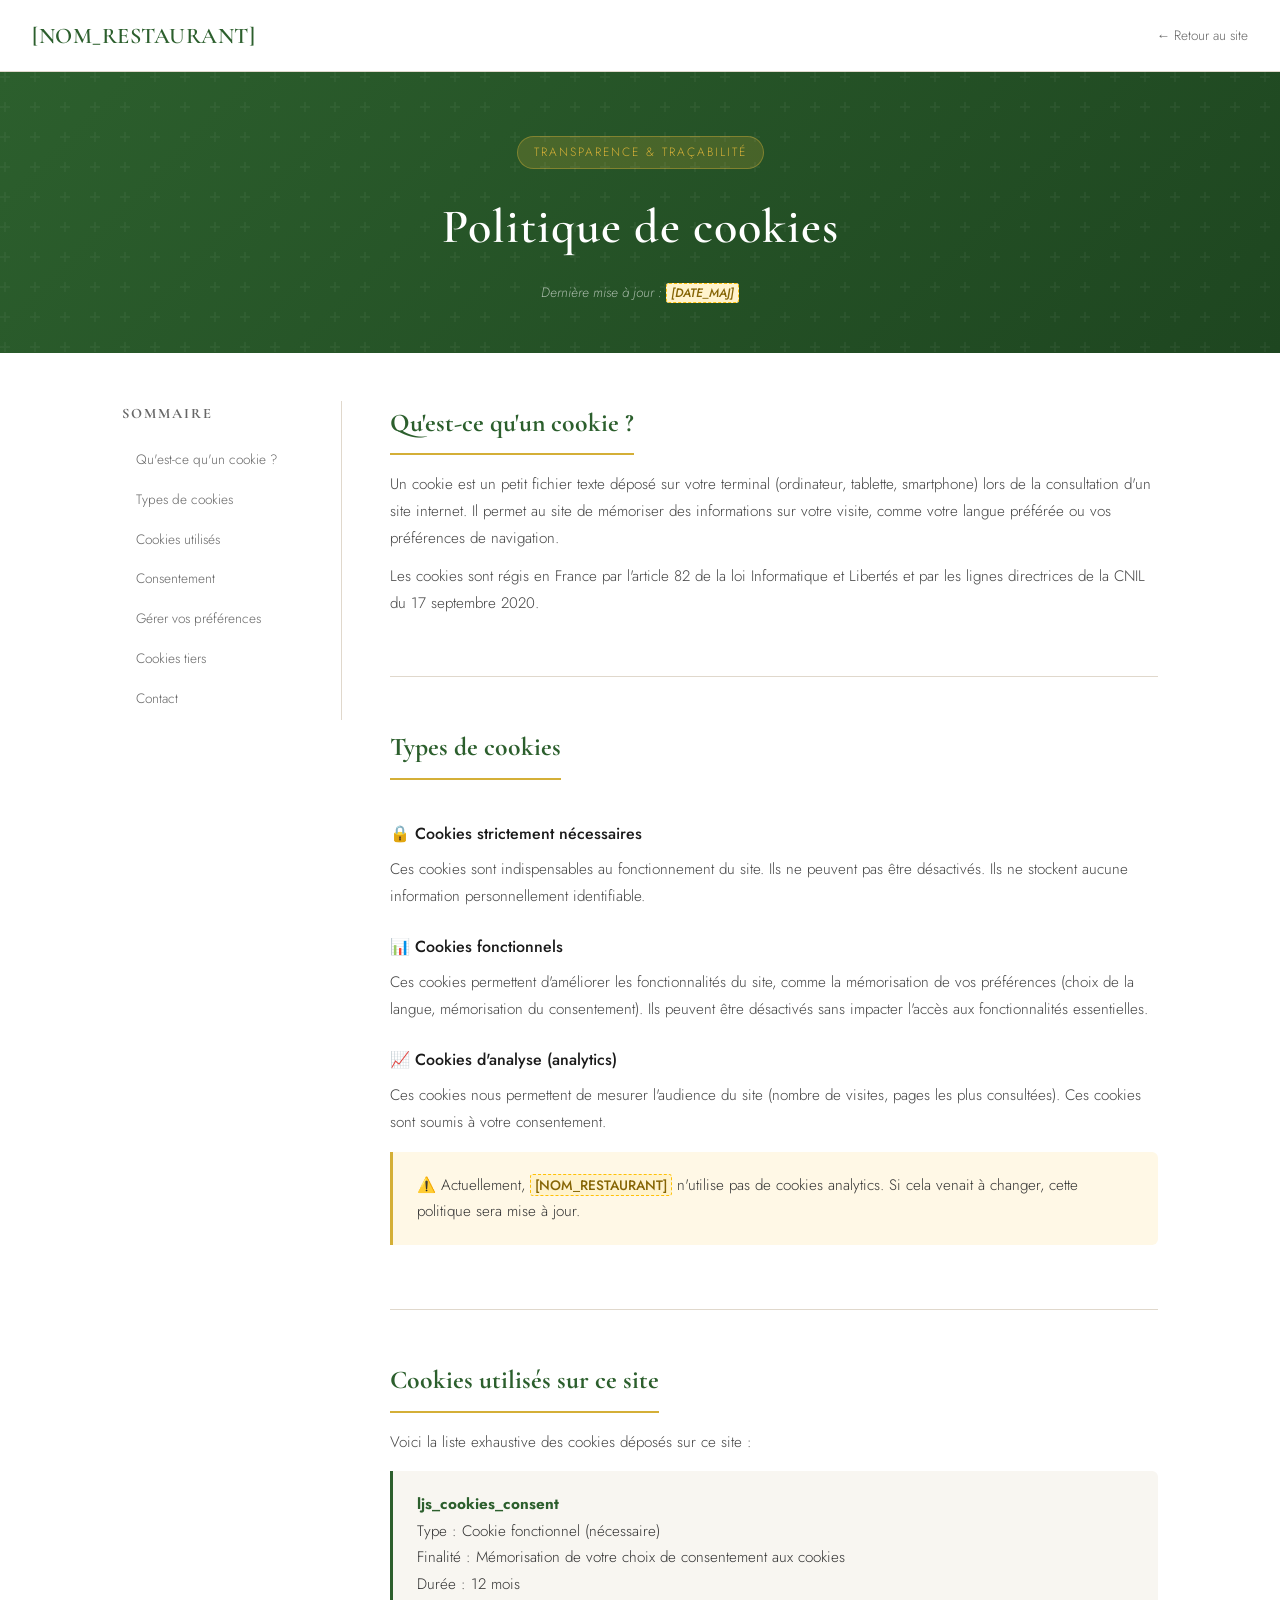
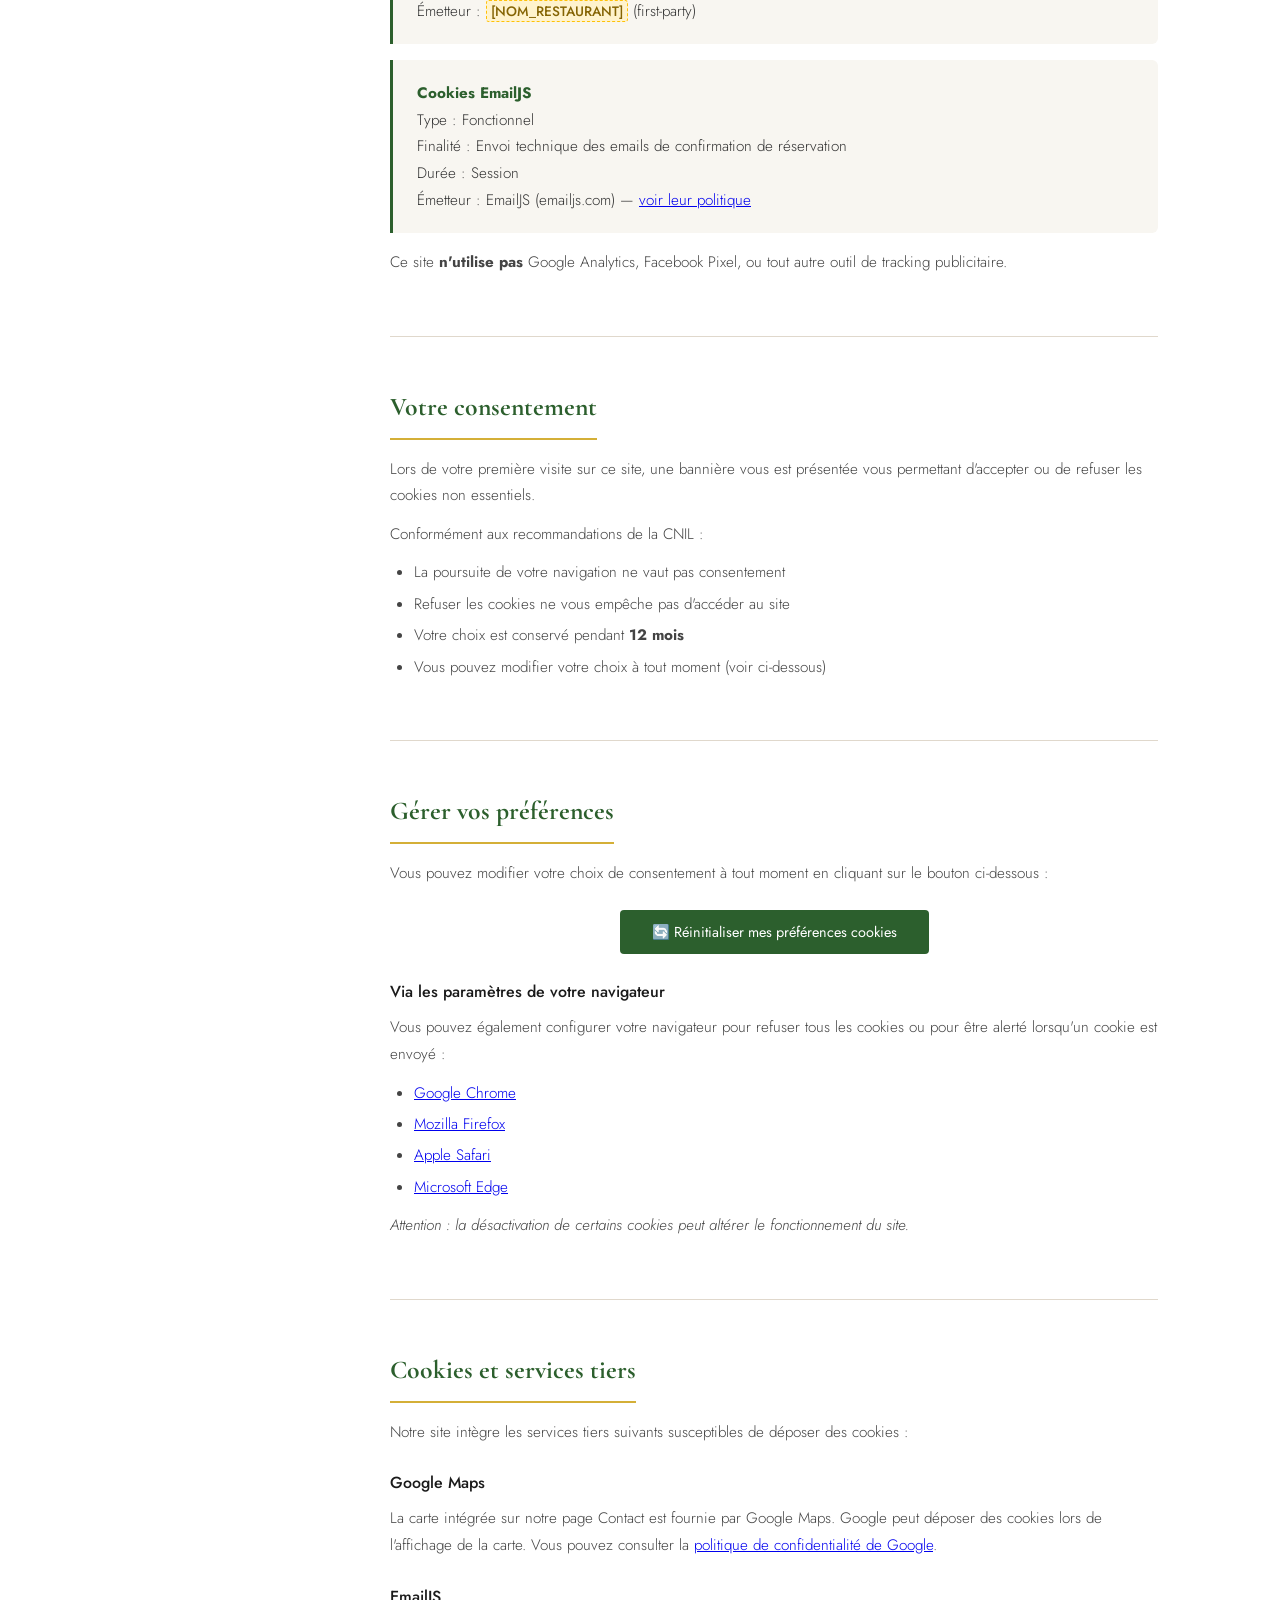
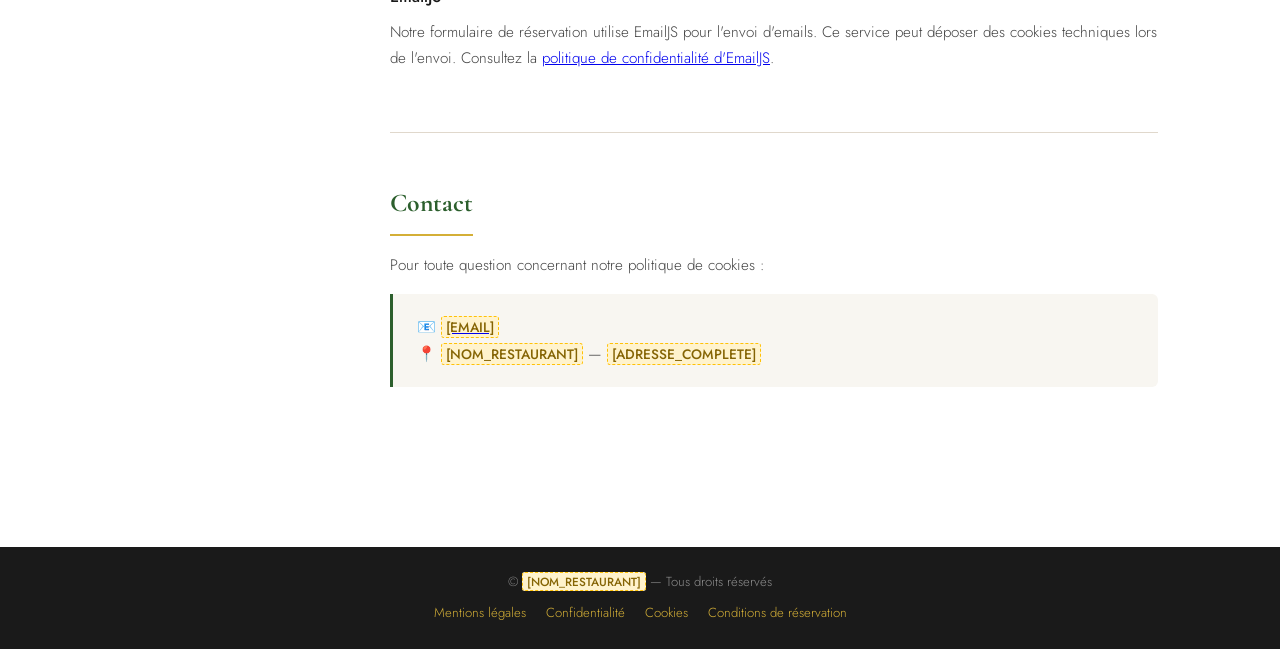
<file: cookies.html>
<!DOCTYPE html>
<html lang="fr">
<head>
    <meta charset="UTF-8">
    <meta name="viewport" content="width=device-width, initial-scale=1.0">
    <meta name="robots" content="noindex, follow">
    <title>Politique de cookies — [NOM_RESTAURANT]</title>
    <style>
/* ═══════════════════════════════════════════════════
   LEGAL.CSS — Styles partagés pour les pages légales
   Cohérent avec le thème Le Jardin des Saveurs
   ═══════════════════════════════════════════════════ */

@import url('https://fonts.googleapis.com/css2?family=Cormorant+Garamond:ital,wght@0,400;0,600;1,400&family=Jost:wght@300;400;500&display=swap');

:root {
    --primary:   #2c5f2d;
    --accent:    #d4af37;
    --light:     #f8f6f1;
    --dark:      #1a1a1a;
    --text:      #333;
    --muted:     #666;
    --border:    #e0d8cc;
    --white:     #ffffff;
}

*, *::before, *::after { margin: 0; padding: 0; box-sizing: border-box; }

html { scroll-behavior: smooth; }

body {
    font-family: 'Jost', sans-serif;
    font-weight: 300;
    color: var(--text);
    background: var(--white);
    line-height: 1.75;
}

/* ── NAVBAR ── */
.legal-nav {
    position: sticky;
    top: 0;
    background: rgba(255,255,255,0.97);
    backdrop-filter: blur(12px);
    border-bottom: 1px solid var(--border);
    z-index: 100;
    padding: 1rem 2rem;
    display: flex;
    align-items: center;
    justify-content: space-between;
}

.legal-nav .logo {
    font-family: 'Cormorant Garamond', serif;
    font-size: 1.4rem;
    color: var(--primary);
    font-weight: 600;
    text-decoration: none;
    letter-spacing: 0.5px;
}

.legal-nav .back-link {
    font-size: 0.85rem;
    color: var(--muted);
    text-decoration: none;
    display: flex;
    align-items: center;
    gap: 0.4rem;
    transition: color 0.2s;
}

.legal-nav .back-link:hover { color: var(--primary); }

/* ── HERO BAND ── */
.legal-hero {
    background: linear-gradient(135deg, var(--primary) 0%, #1e4620 100%);
    color: var(--white);
    padding: 4rem 2rem 3rem;
    text-align: center;
    position: relative;
    overflow: hidden;
}

.legal-hero::before {
    content: '';
    position: absolute;
    inset: 0;
    background: url("data:image/svg+xml,%3Csvg width='60' height='60' viewBox='0 0 60 60' xmlns='http://www.w3.org/2000/svg'%3E%3Cg fill='none' fill-rule='evenodd'%3E%3Cg fill='%23ffffff' fill-opacity='0.04'%3E%3Cpath d='M36 34v-4h-2v4h-4v2h4v4h2v-4h4v-2h-4zm0-30V0h-2v4h-4v2h4v4h2V6h4V4h-4zM6 34v-4H4v4H0v2h4v4h2v-4h4v-2H6zM6 4V0H4v4H0v2h4v4h2V6h4V4H6z'/%3E%3C/g%3E%3C/g%3E%3C/svg%3E");
}

.legal-hero .badge {
    display: inline-block;
    background: rgba(212,175,55,0.2);
    border: 1px solid rgba(212,175,55,0.4);
    color: var(--accent);
    font-size: 0.75rem;
    letter-spacing: 2px;
    text-transform: uppercase;
    padding: 0.3rem 1rem;
    border-radius: 20px;
    margin-bottom: 1rem;
}

.legal-hero h1 {
    font-family: 'Cormorant Garamond', serif;
    font-size: clamp(2rem, 5vw, 3rem);
    font-weight: 600;
    letter-spacing: 1px;
    margin-bottom: 0.75rem;
}

.legal-hero .update-date {
    font-size: 0.85rem;
    color: rgba(255,255,255,0.6);
    font-style: italic;
}

/* ── LAYOUT ── */
.legal-layout {
    display: grid;
    grid-template-columns: 220px 1fr;
    gap: 0;
    max-width: 1100px;
    margin: 0 auto;
    padding: 3rem 2rem;
    align-items: start;
}

/* ── SIDEBAR SOMMAIRE ── */
.legal-sidebar {
    position: sticky;
    top: 80px;
    padding-right: 2rem;
    border-right: 1px solid var(--border);
}

.legal-sidebar h3 {
    font-family: 'Cormorant Garamond', serif;
    font-size: 0.9rem;
    text-transform: uppercase;
    letter-spacing: 2px;
    color: var(--muted);
    margin-bottom: 1rem;
}

.legal-sidebar nav a {
    display: block;
    font-size: 0.85rem;
    color: var(--muted);
    text-decoration: none;
    padding: 0.4rem 0 0.4rem 0.75rem;
    border-left: 2px solid transparent;
    transition: all 0.2s;
    margin-bottom: 0.2rem;
}

.legal-sidebar nav a:hover,
.legal-sidebar nav a.active {
    color: var(--primary);
    border-left-color: var(--primary);
}

/* ── CONTENT ── */
.legal-content {
    padding-left: 3rem;
}

.legal-section {
    margin-bottom: 3rem;
    padding-bottom: 3rem;
    border-bottom: 1px solid var(--border);
    animation: fadeUp 0.4s ease both;
}

.legal-section:last-child {
    border-bottom: none;
}

@keyframes fadeUp {
    from { opacity: 0; transform: translateY(12px); }
    to   { opacity: 1; transform: translateY(0); }
}

.legal-section h2 {
    font-family: 'Cormorant Garamond', serif;
    font-size: 1.6rem;
    color: var(--primary);
    margin-bottom: 1rem;
    padding-bottom: 0.5rem;
    border-bottom: 2px solid var(--accent);
    display: inline-block;
}

.legal-section h3 {
    font-family: 'Jost', sans-serif;
    font-weight: 500;
    font-size: 1rem;
    color: var(--dark);
    margin: 1.5rem 0 0.5rem;
}

.legal-section p {
    color: #444;
    margin-bottom: 0.75rem;
    font-size: 0.95rem;
}

.legal-section ul, .legal-section ol {
    padding-left: 1.5rem;
    margin-bottom: 0.75rem;
}

.legal-section li {
    font-size: 0.95rem;
    color: #444;
    margin-bottom: 0.3rem;
}

/* Info card */
.info-card {
    background: var(--light);
    border-left: 3px solid var(--primary);
    border-radius: 0 6px 6px 0;
    padding: 1.25rem 1.5rem;
    margin: 1rem 0;
    font-size: 0.95rem;
}

.info-card strong { color: var(--primary); }

/* Warning card */
.warn-card {
    background: #fff8e6;
    border-left: 3px solid var(--accent);
    border-radius: 0 6px 6px 0;
    padding: 1.25rem 1.5rem;
    margin: 1rem 0;
    font-size: 0.95rem;
}

/* Placeholder tag */
.placeholder {
    background: #fff3cd;
    color: #856404;
    border: 1px dashed #ffc107;
    border-radius: 3px;
    padding: 0 4px;
    font-weight: 500;
    font-size: 0.9em;
}

/* ── FOOTER LEGAL ── */
.legal-footer-bar {
    background: var(--dark);
    color: rgba(255,255,255,0.5);
    text-align: center;
    padding: 1.5rem 2rem;
    font-size: 0.82rem;
}

.legal-footer-bar a {
    color: var(--accent);
    text-decoration: none;
    margin: 0 0.5rem;
}

.legal-footer-bar a:hover { text-decoration: underline; }

/* ── RESPONSIVE ── */
@media (max-width: 768px) {
    .legal-layout {
        grid-template-columns: 1fr;
        padding: 2rem 1rem;
    }
    .legal-sidebar {
        position: static;
        border-right: none;
        border-bottom: 1px solid var(--border);
        padding-right: 0;
        padding-bottom: 1.5rem;
        margin-bottom: 2rem;
    }
    .legal-content { padding-left: 0; }
    .legal-sidebar nav { display: flex; flex-wrap: wrap; gap: 0.5rem; }
    .legal-sidebar nav a { border-left: none; border-bottom: 2px solid transparent; padding: 0.3rem 0.6rem; }
    .legal-sidebar nav a:hover, .legal-sidebar nav a.active { border-left-color: transparent; border-bottom-color: var(--primary); }
}

/* ══════════════════════════════════════════════════════
   COOKIE BANNER
   ══════════════════════════════════════════════════════ */
#cookie-banner {
    position: fixed;
    bottom: 0;
    left: 0;
    right: 0;
    z-index: 9999;
    background: rgba(26,26,26,0.97);
    backdrop-filter: blur(8px);
    color: #fff;
    padding: 1.25rem 2rem;
    display: flex;
    align-items: center;
    justify-content: space-between;
    gap: 1.5rem;
    flex-wrap: wrap;
    border-top: 2px solid var(--primary);
    transform: translateY(100%);
    transition: transform 0.4s cubic-bezier(0.34, 1.56, 0.64, 1);
    box-shadow: 0 -4px 30px rgba(0,0,0,0.4);
}

#cookie-banner.visible { transform: translateY(0); }

#cookie-banner .cookie-text {
    flex: 1;
    min-width: 250px;
    font-size: 0.88rem;
    line-height: 1.6;
    color: rgba(255,255,255,0.85);
}

#cookie-banner .cookie-text strong {
    color: #fff;
    font-weight: 500;
}

#cookie-banner .cookie-text a {
    color: var(--accent);
    text-decoration: none;
}

#cookie-banner .cookie-text a:hover { text-decoration: underline; }

#cookie-banner .cookie-actions {
    display: flex;
    gap: 0.75rem;
    flex-shrink: 0;
}

.cookie-btn {
    padding: 0.6rem 1.5rem;
    border-radius: 4px;
    font-family: 'Jost', sans-serif;
    font-size: 0.85rem;
    font-weight: 500;
    cursor: pointer;
    border: none;
    transition: all 0.2s;
    letter-spacing: 0.5px;
}

.cookie-btn-accept {
    background: var(--primary);
    color: #fff;
}

.cookie-btn-accept:hover { background: #3a7a3b; transform: translateY(-1px); }

.cookie-btn-refuse {
    background: transparent;
    color: rgba(255,255,255,0.7);
    border: 1px solid rgba(255,255,255,0.25);
}

.cookie-btn-refuse:hover { background: rgba(255,255,255,0.08); color: #fff; }

/* ── FOOTER LINKS in index.html (patch) ── */
.footer-legal-links {
    display: flex;
    flex-wrap: wrap;
    gap: 0.5rem 1.5rem;
    margin-top: 0.5rem;
}

.footer-legal-links a {
    font-size: 0.82rem;
    color: rgba(255,255,255,0.45);
    text-decoration: none;
    transition: color 0.2s;
}

.footer-legal-links a:hover { color: var(--accent); }
    </style>
</head>
<body>


<!-- ── NAVBAR ── -->
<header class="legal-nav">
    <a href="/" class="logo">[NOM_RESTAURANT]</a>
    <a href="/" class="back-link">← Retour au site</a>
</header>

<!-- ── HERO ── -->
<div class="legal-hero">
    <div class="badge">Transparence & traçabilité</div>
    <h1>Politique de cookies</h1>
    <p class="update-date">Dernière mise à jour : <span class="placeholder">[DATE_MAJ]</span></p>
</div>

<!-- ── LAYOUT ── -->
<div class="legal-layout">

    <!-- Sommaire -->
    <aside class="legal-sidebar">
        <h3>Sommaire</h3>
        <nav>
            <a href="#definition">Qu'est-ce qu'un cookie ?</a>
            <a href="#types">Types de cookies</a>
            <a href="#liste">Cookies utilisés</a>
            <a href="#consentement">Consentement</a>
            <a href="#gestion">Gérer vos préférences</a>
            <a href="#tiers">Cookies tiers</a>
            <a href="#contact-cookies">Contact</a>
        </nav>
    </aside>

    <!-- Contenu -->
    <main class="legal-content">

        <div class="legal-section" id="definition">
            <h2>Qu'est-ce qu'un cookie ?</h2>
            <p>Un cookie est un petit fichier texte déposé sur votre terminal (ordinateur, tablette, smartphone) lors de la consultation d'un site internet. Il permet au site de mémoriser des informations sur votre visite, comme votre langue préférée ou vos préférences de navigation.</p>
            <p>Les cookies sont régis en France par l'article 82 de la loi Informatique et Libertés et par les lignes directrices de la CNIL du 17 septembre 2020.</p>
        </div>

        <div class="legal-section" id="types">
            <h2>Types de cookies</h2>

            <h3>🔒 Cookies strictement nécessaires</h3>
            <p>Ces cookies sont indispensables au fonctionnement du site. Ils ne peuvent pas être désactivés. Ils ne stockent aucune information personnellement identifiable.</p>

            <h3>📊 Cookies fonctionnels</h3>
            <p>Ces cookies permettent d'améliorer les fonctionnalités du site, comme la mémorisation de vos préférences (choix de la langue, mémorisation du consentement). Ils peuvent être désactivés sans impacter l'accès aux fonctionnalités essentielles.</p>

            <h3>📈 Cookies d'analyse (analytics)</h3>
            <p>Ces cookies nous permettent de mesurer l'audience du site (nombre de visites, pages les plus consultées). Ces cookies sont soumis à votre consentement.</p>
            <div class="warn-card">
                ⚠️ Actuellement, <span class="placeholder">[NOM_RESTAURANT]</span> n'utilise pas de cookies analytics. Si cela venait à changer, cette politique sera mise à jour.
            </div>
        </div>

        <div class="legal-section" id="liste">
            <h2>Cookies utilisés sur ce site</h2>
            <p>Voici la liste exhaustive des cookies déposés sur ce site :</p>

            <div class="info-card">
                <strong>ljs_cookies_consent</strong><br>
                Type : Cookie fonctionnel (nécessaire)<br>
                Finalité : Mémorisation de votre choix de consentement aux cookies<br>
                Durée : 12 mois<br>
                Émetteur : <span class="placeholder">[NOM_RESTAURANT]</span> (first-party)
            </div>

            <div class="info-card" style="margin-top:1rem">
                <strong>Cookies EmailJS</strong><br>
                Type : Fonctionnel<br>
                Finalité : Envoi technique des emails de confirmation de réservation<br>
                Durée : Session<br>
                Émetteur : EmailJS (emailjs.com) — <a href="https://www.emailjs.com/legal/privacy-policy/" target="_blank" rel="noopener">voir leur politique</a>
            </div>

            <p style="margin-top:1rem">Ce site <strong>n'utilise pas</strong> Google Analytics, Facebook Pixel, ou tout autre outil de tracking publicitaire.</p>
        </div>

        <div class="legal-section" id="consentement">
            <h2>Votre consentement</h2>
            <p>Lors de votre première visite sur ce site, une bannière vous est présentée vous permettant d'accepter ou de refuser les cookies non essentiels.</p>
            <p>Conformément aux recommandations de la CNIL :</p>
            <ul>
                <li>La poursuite de votre navigation ne vaut pas consentement</li>
                <li>Refuser les cookies ne vous empêche pas d'accéder au site</li>
                <li>Votre choix est conservé pendant <strong>12 mois</strong></li>
                <li>Vous pouvez modifier votre choix à tout moment (voir ci-dessous)</li>
            </ul>
        </div>

        <div class="legal-section" id="gestion">
            <h2>Gérer vos préférences</h2>
            <p>Vous pouvez modifier votre choix de consentement à tout moment en cliquant sur le bouton ci-dessous :</p>

            <div style="text-align:center;margin:1.5rem 0">
                <button onclick="resetCookieConsent()" style="
                    background:#2c5f2d;color:#fff;border:none;padding:0.75rem 2rem;
                    border-radius:4px;cursor:pointer;font-size:0.9rem;font-family:inherit;
                    transition:background 0.2s;
                " onmouseover="this.style.background='#3a7a3b'" onmouseout="this.style.background='#2c5f2d'">
                    🔄 Réinitialiser mes préférences cookies
                </button>
            </div>

            <h3>Via les paramètres de votre navigateur</h3>
            <p>Vous pouvez également configurer votre navigateur pour refuser tous les cookies ou pour être alerté lorsqu'un cookie est envoyé :</p>
            <ul>
                <li><a href="https://support.google.com/chrome/answer/95647" target="_blank" rel="noopener">Google Chrome</a></li>
                <li><a href="https://support.mozilla.org/fr/kb/activer-desactiver-cookies" target="_blank" rel="noopener">Mozilla Firefox</a></li>
                <li><a href="https://support.apple.com/fr-fr/guide/safari/sfri11471/mac" target="_blank" rel="noopener">Apple Safari</a></li>
                <li><a href="https://support.microsoft.com/fr-fr/microsoft-edge/supprimer-les-cookies-dans-microsoft-edge" target="_blank" rel="noopener">Microsoft Edge</a></li>
            </ul>
            <p><em>Attention : la désactivation de certains cookies peut altérer le fonctionnement du site.</em></p>
        </div>

        <div class="legal-section" id="tiers">
            <h2>Cookies et services tiers</h2>
            <p>Notre site intègre les services tiers suivants susceptibles de déposer des cookies :</p>

            <h3>Google Maps</h3>
            <p>La carte intégrée sur notre page Contact est fournie par Google Maps. Google peut déposer des cookies lors de l'affichage de la carte. Vous pouvez consulter la <a href="https://policies.google.com/privacy" target="_blank" rel="noopener">politique de confidentialité de Google</a>.</p>

            <h3>EmailJS</h3>
            <p>Notre formulaire de réservation utilise EmailJS pour l'envoi d'emails. Ce service peut déposer des cookies techniques lors de l'envoi. Consultez la <a href="https://www.emailjs.com/legal/privacy-policy/" target="_blank" rel="noopener">politique de confidentialité d'EmailJS</a>.</p>
        </div>

        <div class="legal-section" id="contact-cookies">
            <h2>Contact</h2>
            <p>Pour toute question concernant notre politique de cookies :</p>
            <div class="info-card">
                📧 <a href="/cdn-cgi/l/email-protection#cc9789818d858091"><span class="placeholder">[EMAIL]</span></a><br>
                📍 <span class="placeholder">[NOM_RESTAURANT]</span> — <span class="placeholder">[ADRESSE_COMPLETE]</span>
            </div>
        </div>

    </main>
</div>

<!-- ── FOOTER ── -->
<footer class="legal-footer-bar">
    <div>&copy; <span id="year"></span> <span class="placeholder">[NOM_RESTAURANT]</span> — Tous droits réservés</div>
    <div style="margin-top:0.5rem">
        <a href="/mentions-legales">Mentions légales</a>
        <a href="/confidentialite">Confidentialité</a>
        <a href="/cookies">Cookies</a>
        <a href="/conditions-reservation">Conditions de réservation</a>
    </div>
</footer>

<script>
document.getElementById('year').textContent = new Date().getFullYear();

function resetCookieConsent() {
    try { localStorage.removeItem('ljs_cookies_consent'); } catch(e) {
        document.cookie = 'ljs_cookies_consent=;max-age=0;path=/';
    }
    location.reload();
}

(function(){
    const links = document.querySelectorAll('.legal-sidebar nav a');
    const observer = new IntersectionObserver(entries => {
        entries.forEach(entry => {
            if (entry.isIntersecting) {
                links.forEach(l => l.classList.remove('active'));
                const active = document.querySelector(`.legal-sidebar nav a[href="#${entry.target.id}"]`);
                if (active) active.classList.add('active');
            }
        });
    }, { t
<script>
/**
 * cookie-banner.js
 * Bannière de consentement cookies — RGPD conforme
 * À inclure sur toutes les pages (index.html + pages légales)
 */

(function () {
    'use strict';

    const STORAGE_KEY = 'ljs_cookies_consent'; // ljs = Le Jardin des Saveurs
    const BANNER_ID   = 'cookie-banner';

    /* ── Injection du HTML si pas encore dans le DOM ── */
    function injectBanner() {
        if (document.getElementById(BANNER_ID)) return; // déjà présent

        const banner = document.createElement('div');
        banner.id = BANNER_ID;
        banner.setAttribute('role', 'dialog');
        banner.setAttribute('aria-label', 'Gestion des cookies');
        banner.innerHTML = `
            <div class="cookie-text">
                <strong>🍪 Ce site utilise des cookies</strong><br>
                Nous utilisons des cookies essentiels pour le bon fonctionnement du site.
                En cliquant sur « Accepter », vous consentez également aux cookies d'analyse.
                <a href="/cookies" target="_blank">En savoir plus</a>
            </div>
            <div class="cookie-actions">
                <button class="cookie-btn cookie-btn-refuse" id="cookie-refuse" aria-label="Refuser les cookies non essentiels">Refuser</button>
                <button class="cookie-btn cookie-btn-accept" id="cookie-accept" aria-label="Accepter tous les cookies">Accepter</button>
            </div>`;

        document.body.appendChild(banner);

        // Apparition différée pour laisser la page charger
        requestAnimationFrame(() => {
            setTimeout(() => banner.classList.add('visible'), 300);
        });

        document.getElementById('cookie-accept').addEventListener('click', () => setConsent('accepted'));
        document.getElementById('cookie-refuse').addEventListener('click', () => setConsent('refused'));
    }

    /* ── Sauvegarde du choix ── */
    function setConsent(value) {
        try {
            localStorage.setItem(STORAGE_KEY, value);
        } catch (e) {
            // fallback cookie si localStorage bloqué
            document.cookie = `${STORAGE_KEY}=${value};max-age=31536000;path=/;SameSite=Lax`;
        }
        hideBanner();

        // Si accepté → on peut activer les analytics ici
        if (value === 'accepted') {
            window.dispatchEvent(new CustomEvent('cookiesAccepted'));
        }
    }

    /* ── Lecture du consentement ── */
    function getConsent() {
        try {
            return localStorage.getItem(STORAGE_KEY);
        } catch (e) {
            const match = document.cookie.match(new RegExp('(?:^|; )' + STORAGE_KEY + '=([^;]*)'));
            return match ? decodeURIComponent(match[1]) : null;
        }
    }

    /* ── Masquage ── */
    function hideBanner() {
        const banner = document.getElementById(BANNER_ID);
        if (!banner) return;
        banner.classList.remove('visible');
        setTimeout(() => banner.remove(), 400);
    }

    /* ── Init ── */
    function init() {
        const consent = getConsent();
        if (!consent) {
            injectBanner(); // Pas encore de choix → afficher
        }
        // Si consent existant → ne rien afficher
    }

    // Lancement après chargement du DOM
    if (document.readyState === 'loading') {
        document.addEventListener('DOMContentLoaded', init);
    } else {
        init();
    }

    // Expose pour usage externe si besoin
    window.CookieConsent = { getConsent, setConsent };

})();
</script>
</body>
</html>
</file>
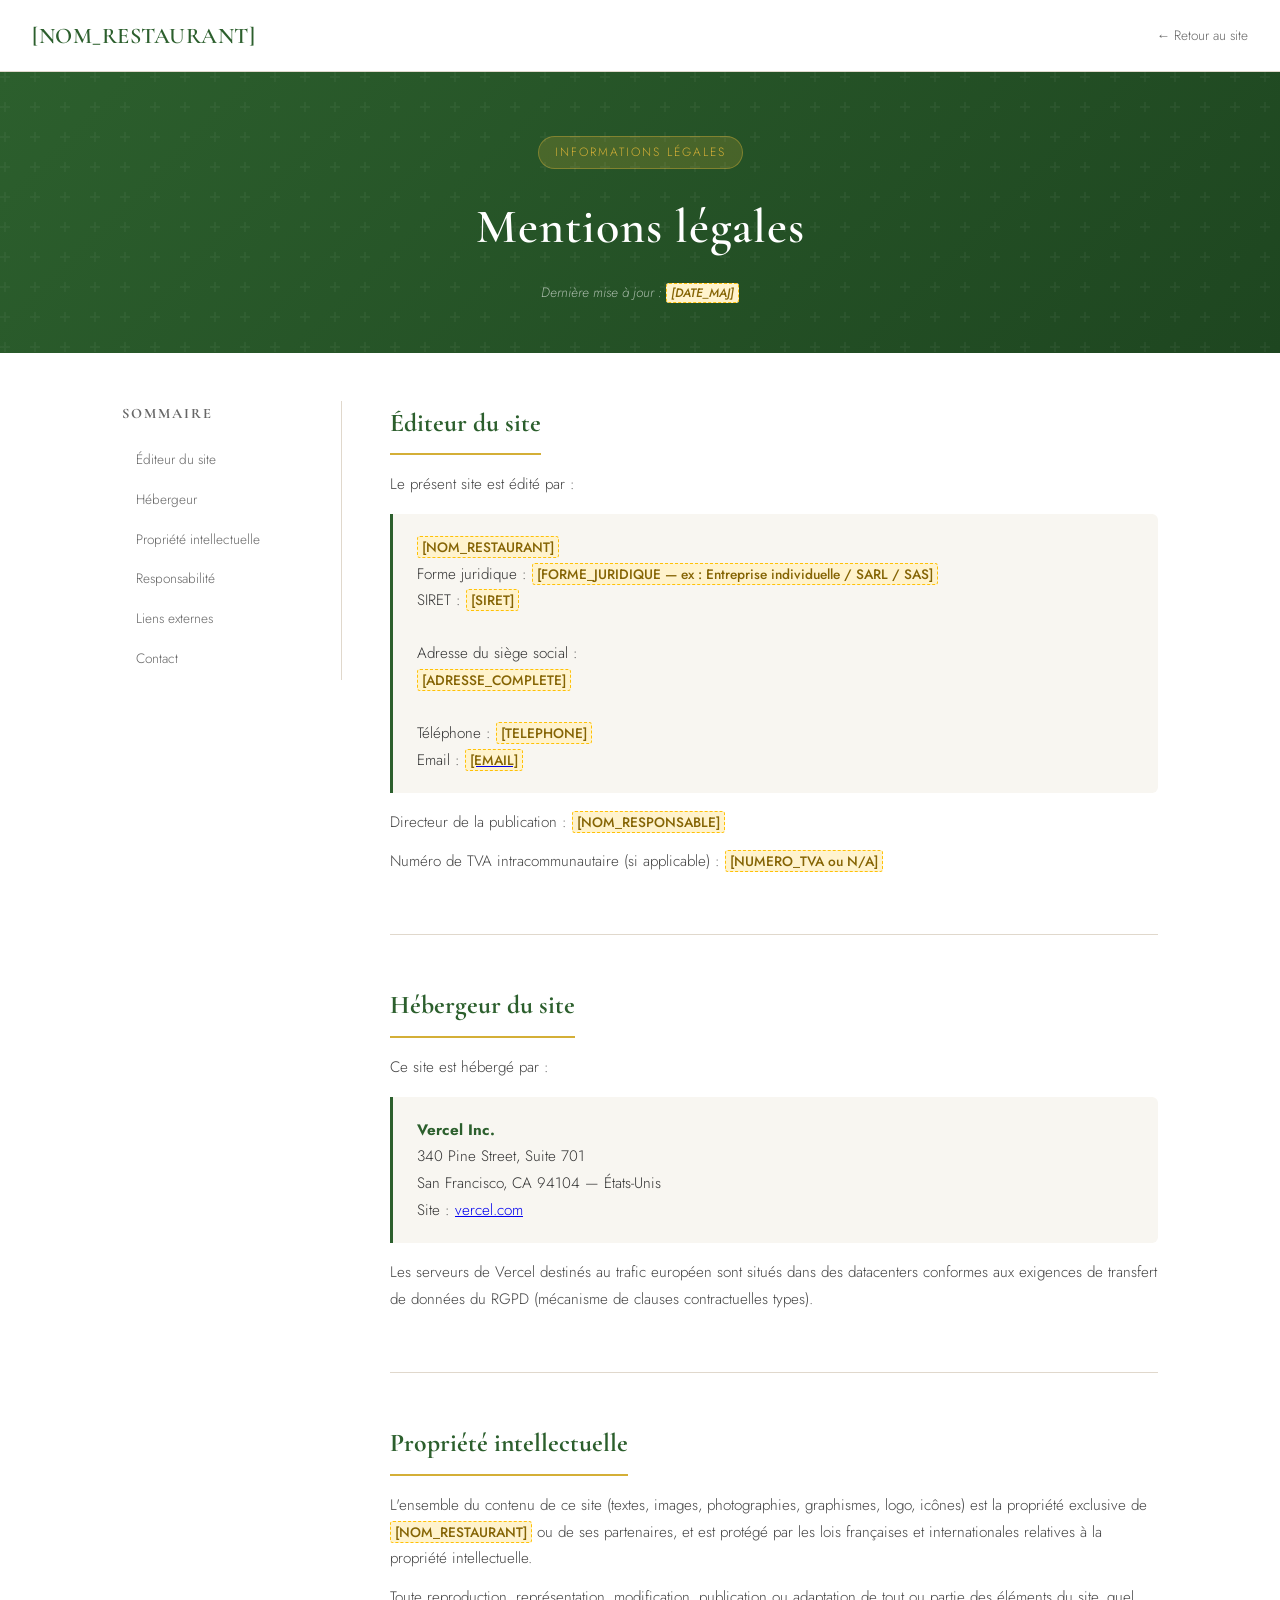
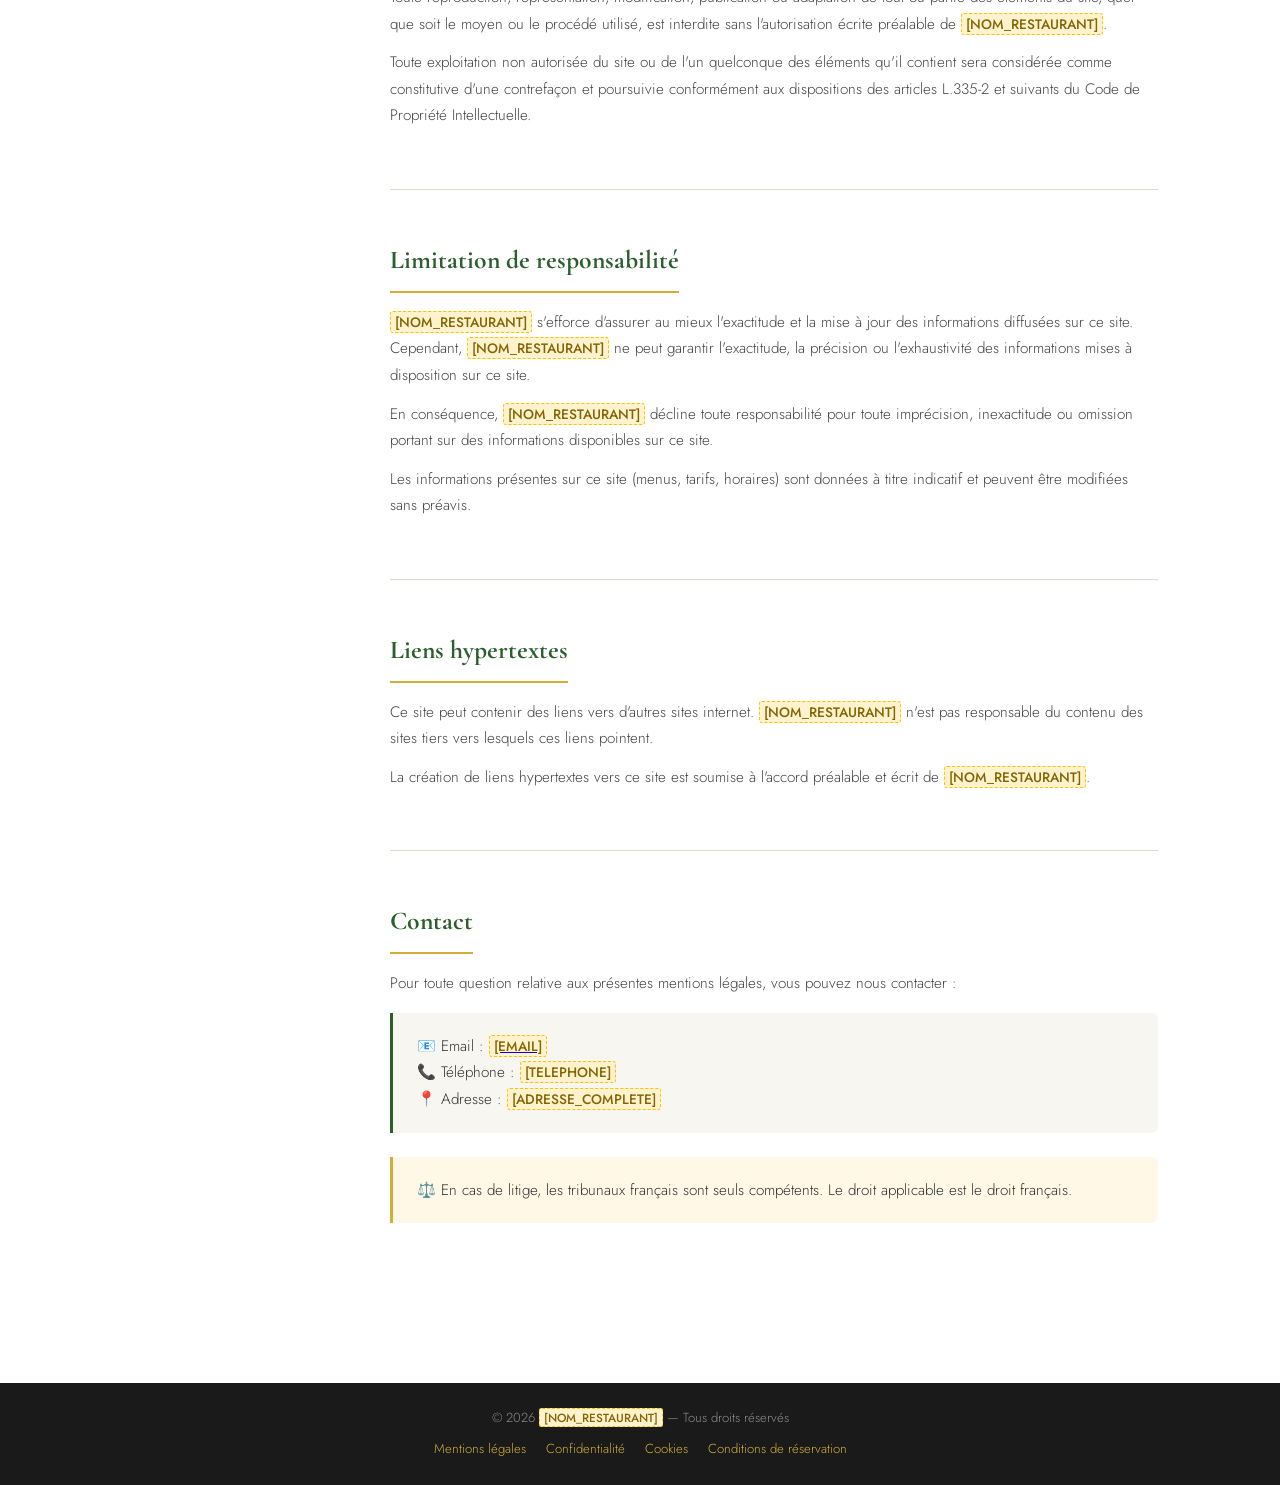
<file: mentions-legales.html>
<!DOCTYPE html>
<html lang="fr">
<head>
    <meta charset="UTF-8">
    <meta name="viewport" content="width=device-width, initial-scale=1.0">
    <meta name="robots" content="noindex, follow">
    <title>Mentions légales — [NOM_RESTAURANT]</title>
    <style>
/* ═══════════════════════════════════════════════════
   LEGAL.CSS — Styles partagés pour les pages légales
   Cohérent avec le thème Le Jardin des Saveurs
   ═══════════════════════════════════════════════════ */

@import url('https://fonts.googleapis.com/css2?family=Cormorant+Garamond:ital,wght@0,400;0,600;1,400&family=Jost:wght@300;400;500&display=swap');

:root {
    --primary:   #2c5f2d;
    --accent:    #d4af37;
    --light:     #f8f6f1;
    --dark:      #1a1a1a;
    --text:      #333;
    --muted:     #666;
    --border:    #e0d8cc;
    --white:     #ffffff;
}

*, *::before, *::after { margin: 0; padding: 0; box-sizing: border-box; }

html { scroll-behavior: smooth; }

body {
    font-family: 'Jost', sans-serif;
    font-weight: 300;
    color: var(--text);
    background: var(--white);
    line-height: 1.75;
}

/* ── NAVBAR ── */
.legal-nav {
    position: sticky;
    top: 0;
    background: rgba(255,255,255,0.97);
    backdrop-filter: blur(12px);
    border-bottom: 1px solid var(--border);
    z-index: 100;
    padding: 1rem 2rem;
    display: flex;
    align-items: center;
    justify-content: space-between;
}

.legal-nav .logo {
    font-family: 'Cormorant Garamond', serif;
    font-size: 1.4rem;
    color: var(--primary);
    font-weight: 600;
    text-decoration: none;
    letter-spacing: 0.5px;
}

.legal-nav .back-link {
    font-size: 0.85rem;
    color: var(--muted);
    text-decoration: none;
    display: flex;
    align-items: center;
    gap: 0.4rem;
    transition: color 0.2s;
}

.legal-nav .back-link:hover { color: var(--primary); }

/* ── HERO BAND ── */
.legal-hero {
    background: linear-gradient(135deg, var(--primary) 0%, #1e4620 100%);
    color: var(--white);
    padding: 4rem 2rem 3rem;
    text-align: center;
    position: relative;
    overflow: hidden;
}

.legal-hero::before {
    content: '';
    position: absolute;
    inset: 0;
    background: url("data:image/svg+xml,%3Csvg width='60' height='60' viewBox='0 0 60 60' xmlns='http://www.w3.org/2000/svg'%3E%3Cg fill='none' fill-rule='evenodd'%3E%3Cg fill='%23ffffff' fill-opacity='0.04'%3E%3Cpath d='M36 34v-4h-2v4h-4v2h4v4h2v-4h4v-2h-4zm0-30V0h-2v4h-4v2h4v4h2V6h4V4h-4zM6 34v-4H4v4H0v2h4v4h2v-4h4v-2H6zM6 4V0H4v4H0v2h4v4h2V6h4V4H6z'/%3E%3C/g%3E%3C/g%3E%3C/svg%3E");
}

.legal-hero .badge {
    display: inline-block;
    background: rgba(212,175,55,0.2);
    border: 1px solid rgba(212,175,55,0.4);
    color: var(--accent);
    font-size: 0.75rem;
    letter-spacing: 2px;
    text-transform: uppercase;
    padding: 0.3rem 1rem;
    border-radius: 20px;
    margin-bottom: 1rem;
}

.legal-hero h1 {
    font-family: 'Cormorant Garamond', serif;
    font-size: clamp(2rem, 5vw, 3rem);
    font-weight: 600;
    letter-spacing: 1px;
    margin-bottom: 0.75rem;
}

.legal-hero .update-date {
    font-size: 0.85rem;
    color: rgba(255,255,255,0.6);
    font-style: italic;
}

/* ── LAYOUT ── */
.legal-layout {
    display: grid;
    grid-template-columns: 220px 1fr;
    gap: 0;
    max-width: 1100px;
    margin: 0 auto;
    padding: 3rem 2rem;
    align-items: start;
}

/* ── SIDEBAR SOMMAIRE ── */
.legal-sidebar {
    position: sticky;
    top: 80px;
    padding-right: 2rem;
    border-right: 1px solid var(--border);
}

.legal-sidebar h3 {
    font-family: 'Cormorant Garamond', serif;
    font-size: 0.9rem;
    text-transform: uppercase;
    letter-spacing: 2px;
    color: var(--muted);
    margin-bottom: 1rem;
}

.legal-sidebar nav a {
    display: block;
    font-size: 0.85rem;
    color: var(--muted);
    text-decoration: none;
    padding: 0.4rem 0 0.4rem 0.75rem;
    border-left: 2px solid transparent;
    transition: all 0.2s;
    margin-bottom: 0.2rem;
}

.legal-sidebar nav a:hover,
.legal-sidebar nav a.active {
    color: var(--primary);
    border-left-color: var(--primary);
}

/* ── CONTENT ── */
.legal-content {
    padding-left: 3rem;
}

.legal-section {
    margin-bottom: 3rem;
    padding-bottom: 3rem;
    border-bottom: 1px solid var(--border);
    animation: fadeUp 0.4s ease both;
}

.legal-section:last-child {
    border-bottom: none;
}

@keyframes fadeUp {
    from { opacity: 0; transform: translateY(12px); }
    to   { opacity: 1; transform: translateY(0); }
}

.legal-section h2 {
    font-family: 'Cormorant Garamond', serif;
    font-size: 1.6rem;
    color: var(--primary);
    margin-bottom: 1rem;
    padding-bottom: 0.5rem;
    border-bottom: 2px solid var(--accent);
    display: inline-block;
}

.legal-section h3 {
    font-family: 'Jost', sans-serif;
    font-weight: 500;
    font-size: 1rem;
    color: var(--dark);
    margin: 1.5rem 0 0.5rem;
}

.legal-section p {
    color: #444;
    margin-bottom: 0.75rem;
    font-size: 0.95rem;
}

.legal-section ul, .legal-section ol {
    padding-left: 1.5rem;
    margin-bottom: 0.75rem;
}

.legal-section li {
    font-size: 0.95rem;
    color: #444;
    margin-bottom: 0.3rem;
}

/* Info card */
.info-card {
    background: var(--light);
    border-left: 3px solid var(--primary);
    border-radius: 0 6px 6px 0;
    padding: 1.25rem 1.5rem;
    margin: 1rem 0;
    font-size: 0.95rem;
}

.info-card strong { color: var(--primary); }

/* Warning card */
.warn-card {
    background: #fff8e6;
    border-left: 3px solid var(--accent);
    border-radius: 0 6px 6px 0;
    padding: 1.25rem 1.5rem;
    margin: 1rem 0;
    font-size: 0.95rem;
}

/* Placeholder tag */
.placeholder {
    background: #fff3cd;
    color: #856404;
    border: 1px dashed #ffc107;
    border-radius: 3px;
    padding: 0 4px;
    font-weight: 500;
    font-size: 0.9em;
}

/* ── FOOTER LEGAL ── */
.legal-footer-bar {
    background: var(--dark);
    color: rgba(255,255,255,0.5);
    text-align: center;
    padding: 1.5rem 2rem;
    font-size: 0.82rem;
}

.legal-footer-bar a {
    color: var(--accent);
    text-decoration: none;
    margin: 0 0.5rem;
}

.legal-footer-bar a:hover { text-decoration: underline; }

/* ── RESPONSIVE ── */
@media (max-width: 768px) {
    .legal-layout {
        grid-template-columns: 1fr;
        padding: 2rem 1rem;
    }
    .legal-sidebar {
        position: static;
        border-right: none;
        border-bottom: 1px solid var(--border);
        padding-right: 0;
        padding-bottom: 1.5rem;
        margin-bottom: 2rem;
    }
    .legal-content { padding-left: 0; }
    .legal-sidebar nav { display: flex; flex-wrap: wrap; gap: 0.5rem; }
    .legal-sidebar nav a { border-left: none; border-bottom: 2px solid transparent; padding: 0.3rem 0.6rem; }
    .legal-sidebar nav a:hover, .legal-sidebar nav a.active { border-left-color: transparent; border-bottom-color: var(--primary); }
}

/* ══════════════════════════════════════════════════════
   COOKIE BANNER
   ══════════════════════════════════════════════════════ */
#cookie-banner {
    position: fixed;
    bottom: 0;
    left: 0;
    right: 0;
    z-index: 9999;
    background: rgba(26,26,26,0.97);
    backdrop-filter: blur(8px);
    color: #fff;
    padding: 1.25rem 2rem;
    display: flex;
    align-items: center;
    justify-content: space-between;
    gap: 1.5rem;
    flex-wrap: wrap;
    border-top: 2px solid var(--primary);
    transform: translateY(100%);
    transition: transform 0.4s cubic-bezier(0.34, 1.56, 0.64, 1);
    box-shadow: 0 -4px 30px rgba(0,0,0,0.4);
}

#cookie-banner.visible { transform: translateY(0); }

#cookie-banner .cookie-text {
    flex: 1;
    min-width: 250px;
    font-size: 0.88rem;
    line-height: 1.6;
    color: rgba(255,255,255,0.85);
}

#cookie-banner .cookie-text strong {
    color: #fff;
    font-weight: 500;
}

#cookie-banner .cookie-text a {
    color: var(--accent);
    text-decoration: none;
}

#cookie-banner .cookie-text a:hover { text-decoration: underline; }

#cookie-banner .cookie-actions {
    display: flex;
    gap: 0.75rem;
    flex-shrink: 0;
}

.cookie-btn {
    padding: 0.6rem 1.5rem;
    border-radius: 4px;
    font-family: 'Jost', sans-serif;
    font-size: 0.85rem;
    font-weight: 500;
    cursor: pointer;
    border: none;
    transition: all 0.2s;
    letter-spacing: 0.5px;
}

.cookie-btn-accept {
    background: var(--primary);
    color: #fff;
}

.cookie-btn-accept:hover { background: #3a7a3b; transform: translateY(-1px); }

.cookie-btn-refuse {
    background: transparent;
    color: rgba(255,255,255,0.7);
    border: 1px solid rgba(255,255,255,0.25);
}

.cookie-btn-refuse:hover { background: rgba(255,255,255,0.08); color: #fff; }

/* ── FOOTER LINKS in index.html (patch) ── */
.footer-legal-links {
    display: flex;
    flex-wrap: wrap;
    gap: 0.5rem 1.5rem;
    margin-top: 0.5rem;
}

.footer-legal-links a {
    font-size: 0.82rem;
    color: rgba(255,255,255,0.45);
    text-decoration: none;
    transition: color 0.2s;
}

.footer-legal-links a:hover { color: var(--accent); }
    </style>
</head>
<body>


<!-- ── NAVBAR ── -->
<header class="legal-nav">
    <a href="/" class="logo">[NOM_RESTAURANT]</a>
    <a href="/" class="back-link">← Retour au site</a>
</header>

<!-- ── HERO ── -->
<div class="legal-hero">
    <div class="badge">Informations légales</div>
    <h1>Mentions légales</h1>
    <p class="update-date">Dernière mise à jour : <span class="placeholder">[DATE_MAJ]</span></p>
</div>

<!-- ── LAYOUT ── -->
<div class="legal-layout">

    <!-- Sommaire -->
    <aside class="legal-sidebar">
        <h3>Sommaire</h3>
        <nav>
            <a href="#editeur">Éditeur du site</a>
            <a href="#hebergeur">Hébergeur</a>
            <a href="#propriete">Propriété intellectuelle</a>
            <a href="#responsabilite">Responsabilité</a>
            <a href="#liens">Liens externes</a>
            <a href="#contact-legal">Contact</a>
        </nav>
    </aside>

    <!-- Contenu -->
    <main class="legal-content">

        <div class="legal-section" id="editeur">
            <h2>Éditeur du site</h2>
            <p>Le présent site est édité par :</p>
            <div class="info-card">
                <strong><span class="placeholder">[NOM_RESTAURANT]</span></strong><br>
                Forme juridique : <span class="placeholder">[FORME_JURIDIQUE — ex : Entreprise individuelle / SARL / SAS]</span><br>
                SIRET : <span class="placeholder">[SIRET]</span><br><br>
                Adresse du siège social :<br>
                <span class="placeholder">[ADRESSE_COMPLETE]</span><br><br>
                Téléphone : <span class="placeholder">[TELEPHONE]</span><br>
                Email : <a href="/cdn-cgi/l/email-protection#f7acb2bab6bebbaa"><span class="placeholder">[EMAIL]</span></a>
            </div>
            <p>Directeur de la publication : <strong><span class="placeholder">[NOM_RESPONSABLE]</span></strong></p>
            <p>Numéro de TVA intracommunautaire (si applicable) : <span class="placeholder">[NUMERO_TVA ou N/A]</span></p>
        </div>

        <div class="legal-section" id="hebergeur">
            <h2>Hébergeur du site</h2>
            <p>Ce site est hébergé par :</p>
            <div class="info-card">
                <strong>Vercel Inc.</strong><br>
                340 Pine Street, Suite 701<br>
                San Francisco, CA 94104 — États-Unis<br>
                Site : <a href="https://vercel.com" target="_blank" rel="noopener">vercel.com</a>
            </div>
            <p>Les serveurs de Vercel destinés au trafic européen sont situés dans des datacenters conformes aux exigences de transfert de données du RGPD (mécanisme de clauses contractuelles types).</p>
        </div>

        <div class="legal-section" id="propriete">
            <h2>Propriété intellectuelle</h2>
            <p>L'ensemble du contenu de ce site (textes, images, photographies, graphismes, logo, icônes) est la propriété exclusive de <span class="placeholder">[NOM_RESTAURANT]</span> ou de ses partenaires, et est protégé par les lois françaises et internationales relatives à la propriété intellectuelle.</p>
            <p>Toute reproduction, représentation, modification, publication ou adaptation de tout ou partie des éléments du site, quel que soit le moyen ou le procédé utilisé, est interdite sans l'autorisation écrite préalable de <span class="placeholder">[NOM_RESTAURANT]</span>.</p>
            <p>Toute exploitation non autorisée du site ou de l'un quelconque des éléments qu'il contient sera considérée comme constitutive d'une contrefaçon et poursuivie conformément aux dispositions des articles L.335-2 et suivants du Code de Propriété Intellectuelle.</p>
        </div>

        <div class="legal-section" id="responsabilite">
            <h2>Limitation de responsabilité</h2>
            <p><span class="placeholder">[NOM_RESTAURANT]</span> s'efforce d'assurer au mieux l'exactitude et la mise à jour des informations diffusées sur ce site. Cependant, <span class="placeholder">[NOM_RESTAURANT]</span> ne peut garantir l'exactitude, la précision ou l'exhaustivité des informations mises à disposition sur ce site.</p>
            <p>En conséquence, <span class="placeholder">[NOM_RESTAURANT]</span> décline toute responsabilité pour toute imprécision, inexactitude ou omission portant sur des informations disponibles sur ce site.</p>
            <p>Les informations présentes sur ce site (menus, tarifs, horaires) sont données à titre indicatif et peuvent être modifiées sans préavis.</p>
        </div>

        <div class="legal-section" id="liens">
            <h2>Liens hypertextes</h2>
            <p>Ce site peut contenir des liens vers d'autres sites internet. <span class="placeholder">[NOM_RESTAURANT]</span> n'est pas responsable du contenu des sites tiers vers lesquels ces liens pointent.</p>
            <p>La création de liens hypertextes vers ce site est soumise à l'accord préalable et écrit de <span class="placeholder">[NOM_RESTAURANT]</span>.</p>
        </div>

        <div class="legal-section" id="contact-legal">
            <h2>Contact</h2>
            <p>Pour toute question relative aux présentes mentions légales, vous pouvez nous contacter :</p>
            <div class="info-card">
                📧 Email : <a href="/cdn-cgi/l/email-protection#bbe0fef6faf2f7e6"><span class="placeholder">[EMAIL]</span></a><br>
                📞 Téléphone : <span class="placeholder">[TELEPHONE]</span><br>
                📍 Adresse : <span class="placeholder">[ADRESSE_COMPLETE]</span>
            </div>

            <div class="warn-card" style="margin-top:1.5rem">
                ⚖️ En cas de litige, les tribunaux français sont seuls compétents. Le droit applicable est le droit français.
            </div>
        </div>

    </main>
</div>

<!-- ── FOOTER ── -->
<footer class="legal-footer-bar">
    <div>
        &copy; <span id="year"></span> <span class="placeholder">[NOM_RESTAURANT]</span> — Tous droits réservés
    </div>
    <div style="margin-top:0.5rem">
        <a href="/mentions-legales">Mentions légales</a>
        <a href="/confidentialite">Confidentialité</a>
        <a href="/cookies">Cookies</a>
        <a href="/conditions-reservation">Conditions de réservation</a>
    </div>
</footer>

<script>document.getElementById('year').textContent = new Date().getFullYear();</script>

<!-- Highlight du lien actif dans la sidebar -->
<script>
(function(){
    const links = document.querySelectorAll('.legal-sidebar nav a');
    const observer = new IntersectionObserver(entries => {
        entries.forEach(entry => {
            if (entry.isIntersecting) {
                links.forEach(l => l.classList.remove('active'));
                const active = document.querySelector(`.legal-sidebar nav a[href="#${entry.target.id}"]`);
                if (active) active.classList.add('active');
      
<script>
/**
 * cookie-banner.js
 * Bannière de consentement cookies — RGPD conforme
 * À inclure sur toutes les pages (index.html + pages légales)
 */

(function () {
    'use strict';

    const STORAGE_KEY = 'ljs_cookies_consent'; // ljs = Le Jardin des Saveurs
    const BANNER_ID   = 'cookie-banner';

    /* ── Injection du HTML si pas encore dans le DOM ── */
    function injectBanner() {
        if (document.getElementById(BANNER_ID)) return; // déjà présent

        const banner = document.createElement('div');
        banner.id = BANNER_ID;
        banner.setAttribute('role', 'dialog');
        banner.setAttribute('aria-label', 'Gestion des cookies');
        banner.innerHTML = `
            <div class="cookie-text">
                <strong>🍪 Ce site utilise des cookies</strong><br>
                Nous utilisons des cookies essentiels pour le bon fonctionnement du site.
                En cliquant sur « Accepter », vous consentez également aux cookies d'analyse.
                <a href="/cookies" target="_blank">En savoir plus</a>
            </div>
            <div class="cookie-actions">
                <button class="cookie-btn cookie-btn-refuse" id="cookie-refuse" aria-label="Refuser les cookies non essentiels">Refuser</button>
                <button class="cookie-btn cookie-btn-accept" id="cookie-accept" aria-label="Accepter tous les cookies">Accepter</button>
            </div>`;

        document.body.appendChild(banner);

        // Apparition différée pour laisser la page charger
        requestAnimationFrame(() => {
            setTimeout(() => banner.classList.add('visible'), 300);
        });

        document.getElementById('cookie-accept').addEventListener('click', () => setConsent('accepted'));
        document.getElementById('cookie-refuse').addEventListener('click', () => setConsent('refused'));
    }

    /* ── Sauvegarde du choix ── */
    function setConsent(value) {
        try {
            localStorage.setItem(STORAGE_KEY, value);
        } catch (e) {
            // fallback cookie si localStorage bloqué
            document.cookie = `${STORAGE_KEY}=${value};max-age=31536000;path=/;SameSite=Lax`;
        }
        hideBanner();

        // Si accepté → on peut activer les analytics ici
        if (value === 'accepted') {
            window.dispatchEvent(new CustomEvent('cookiesAccepted'));
        }
    }

    /* ── Lecture du consentement ── */
    function getConsent() {
        try {
            return localStorage.getItem(STORAGE_KEY);
        } catch (e) {
            const match = document.cookie.match(new RegExp('(?:^|; )' + STORAGE_KEY + '=([^;]*)'));
            return match ? decodeURIComponent(match[1]) : null;
        }
    }

    /* ── Masquage ── */
    function hideBanner() {
        const banner = document.getElementById(BANNER_ID);
        if (!banner) return;
        banner.classList.remove('visible');
        setTimeout(() => banner.remove(), 400);
    }

    /* ── Init ── */
    function init() {
        const consent = getConsent();
        if (!consent) {
            injectBanner(); // Pas encore de choix → afficher
        }
        // Si consent existant → ne rien afficher
    }

    // Lancement après chargement du DOM
    if (document.readyState === 'loading') {
        document.addEventListener('DOMContentLoaded', init);
    } else {
        init();
    }

    // Expose pour usage externe si besoin
    window.CookieConsent = { getConsent, setConsent };

})();
</script>
</body>
</html>
</file>
